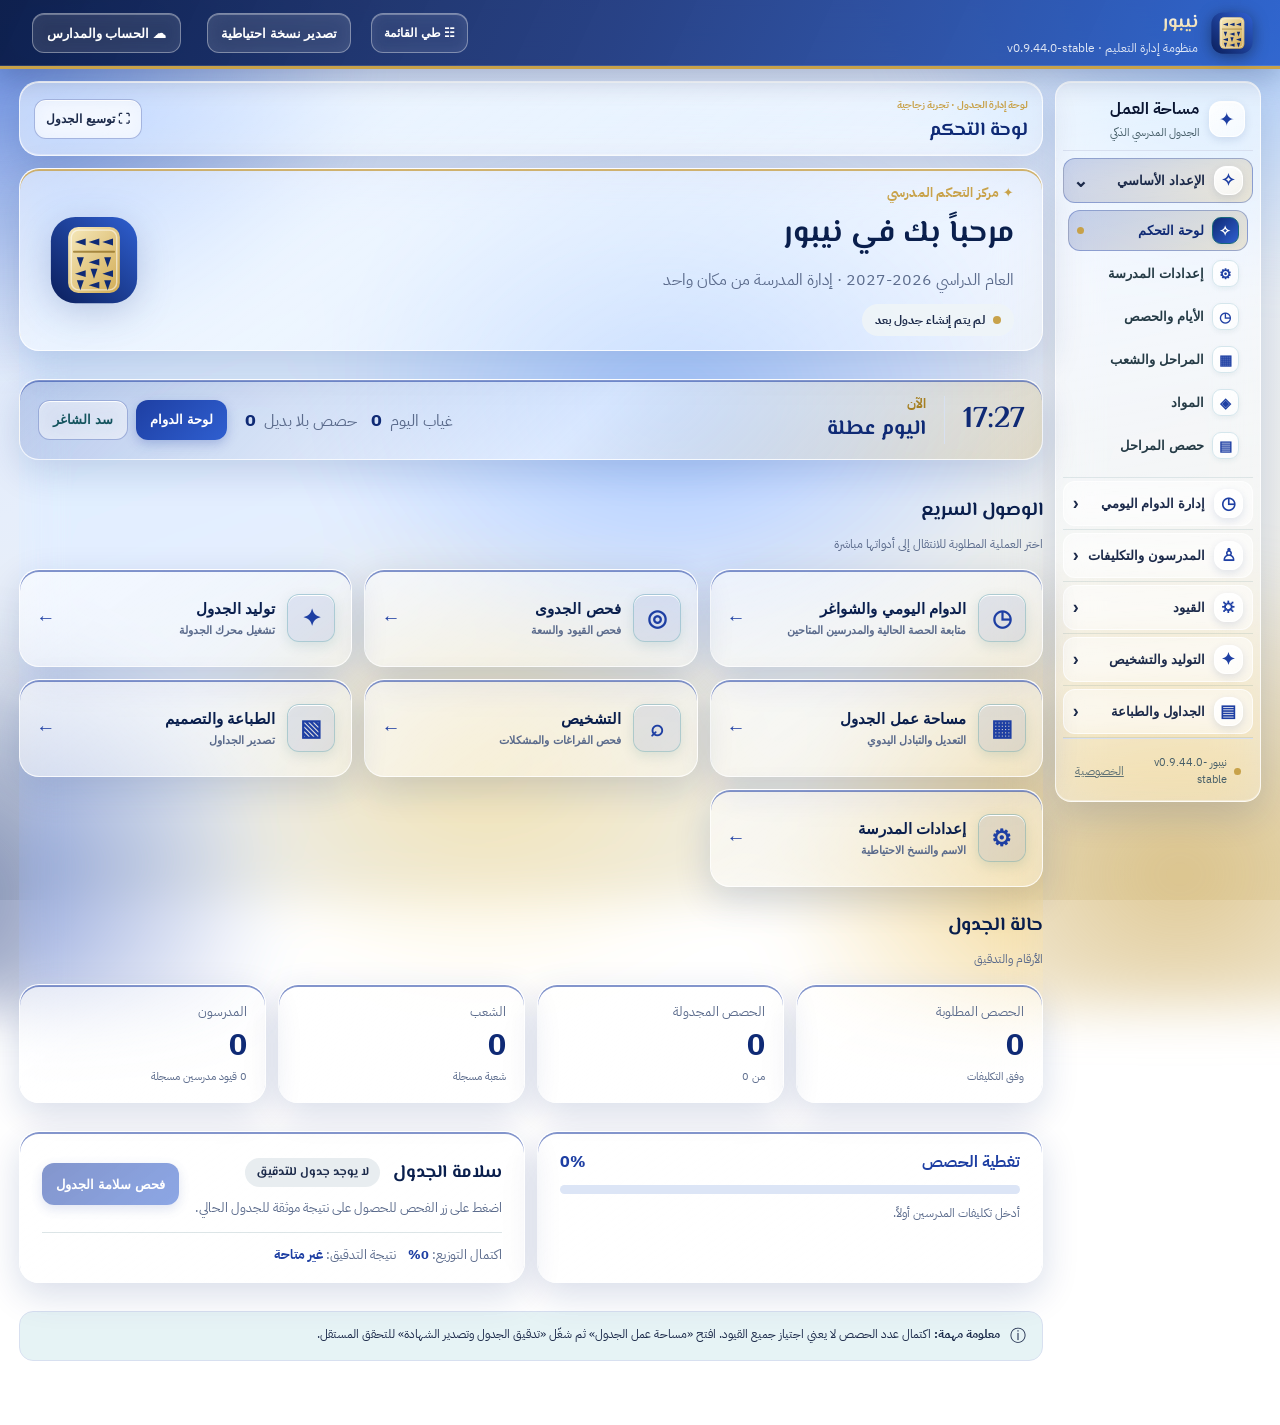
<file: index.html>
<!doctype html><html lang="ar" dir="rtl"><head><meta charset="utf-8"><meta name="viewport" content="width=device-width,initial-scale=1"><meta name="application-name" content="نيبور — منظومة إدارة التعليم"><meta name="theme-color" content="#0F2A75"><link rel="manifest" href="manifest.json"><link rel="apple-touch-icon" href="apple-touch-icon.png"><link rel="icon" type="image/png" href="icon-192.png"><meta name="apple-mobile-web-app-capable" content="yes"><meta name="mobile-web-app-capable" content="yes"><meta name="apple-mobile-web-app-title" content="نيبور"><meta name="apple-mobile-web-app-status-bar-style" content="black-translucent"><title>نيبور — منظومة إدارة التعليم v0.9.44.0-stable</title>

<link rel="stylesheet" href="fonts.css"><link rel="stylesheet" href="styles.css?v=09440"><link rel="stylesheet" href="theme.css?v=09440"><link rel="stylesheet" href="cloud.css?v=09440"><link rel="stylesheet" href="identity.css?v=09440"></head><body>
<header class="topbar"><button type="button" id="menuToggle" class="glass-icon menu-toggle" aria-label="فتح القائمة" aria-expanded="false"><span>☰</span></button><div class="brand"><svg class="logo" viewBox="0 0 48 48" fill="none" stroke="#fff" stroke-width="3.2" stroke-linecap="round" stroke-linejoin="round" aria-hidden="true"><path d="M9 38c0-9 8-6 12-12s-2-11 6-14 12 2 12 2"/><circle cx="9" cy="38" r="3.2" fill="#E8A23A" stroke="none"/><circle cx="39" cy="14" r="3.2" fill="#E8A23A" stroke="none"/></svg><div><h1>نيبور</h1><p id="releaseLabel">منظومة إدارة التعليم · v0.9.44.0-stable</p></div></div><button type="button" id="sidebarCompactToggle" class="sidebar-compact-toggle" aria-label="طي القائمة الجانبية" aria-pressed="false" title="طي القائمة">☷ القائمة</button><button id="exportBtn" title="تنزيل نسخة احتياطية">تصدير نسخة احتياطية</button></header>
<div class="app-shell"><aside class="glass-sidebar" id="sidebar" aria-label="القائمة الرئيسية"><div class="sidebar-head"><span class="glass-icon">✦</span><div><strong>مساحة العمل</strong><small>الجدول المدرسي الذكي</small></div></div><div id="sideNavigation"></div><div class="sidebar-foot"><span class="live-dot"></span><span id="sideVersion">نيبور v0.9.44.0-stable</span><a class="side-privacy" href="privacy.html" target="_blank" rel="noopener" style="margin-inline-start:auto;font-size:12px;opacity:.85;color:inherit">الخصوصية</a></div></aside><div id="sidebarBackdrop" class="sidebar-backdrop" hidden></div><main><div class="workspace-top"><div><span class="eyebrow">لوحة إدارة الجدول · تجربة زجاجية</span><h2 id="currentPage">التوليد والتشخيص</h2></div><label class="section-picker">القسم <select id="sectionSelector" aria-label="اختيار القسم"></select></label></div><nav id="steps" aria-label="صفحات القسم"></nav><section id="summary" class="panel"></section><section id="workspace" class="panel"></section></main></div>
<input id="importFile" type="file" accept=".json,application/json" class="masar-import-input" aria-label="اختيار نسخة احتياطية JSON"><script src="errorlog.js"></script><script src="storage.js?v=09440"></script><script src="pwa.js"></script></body></html>
</file>
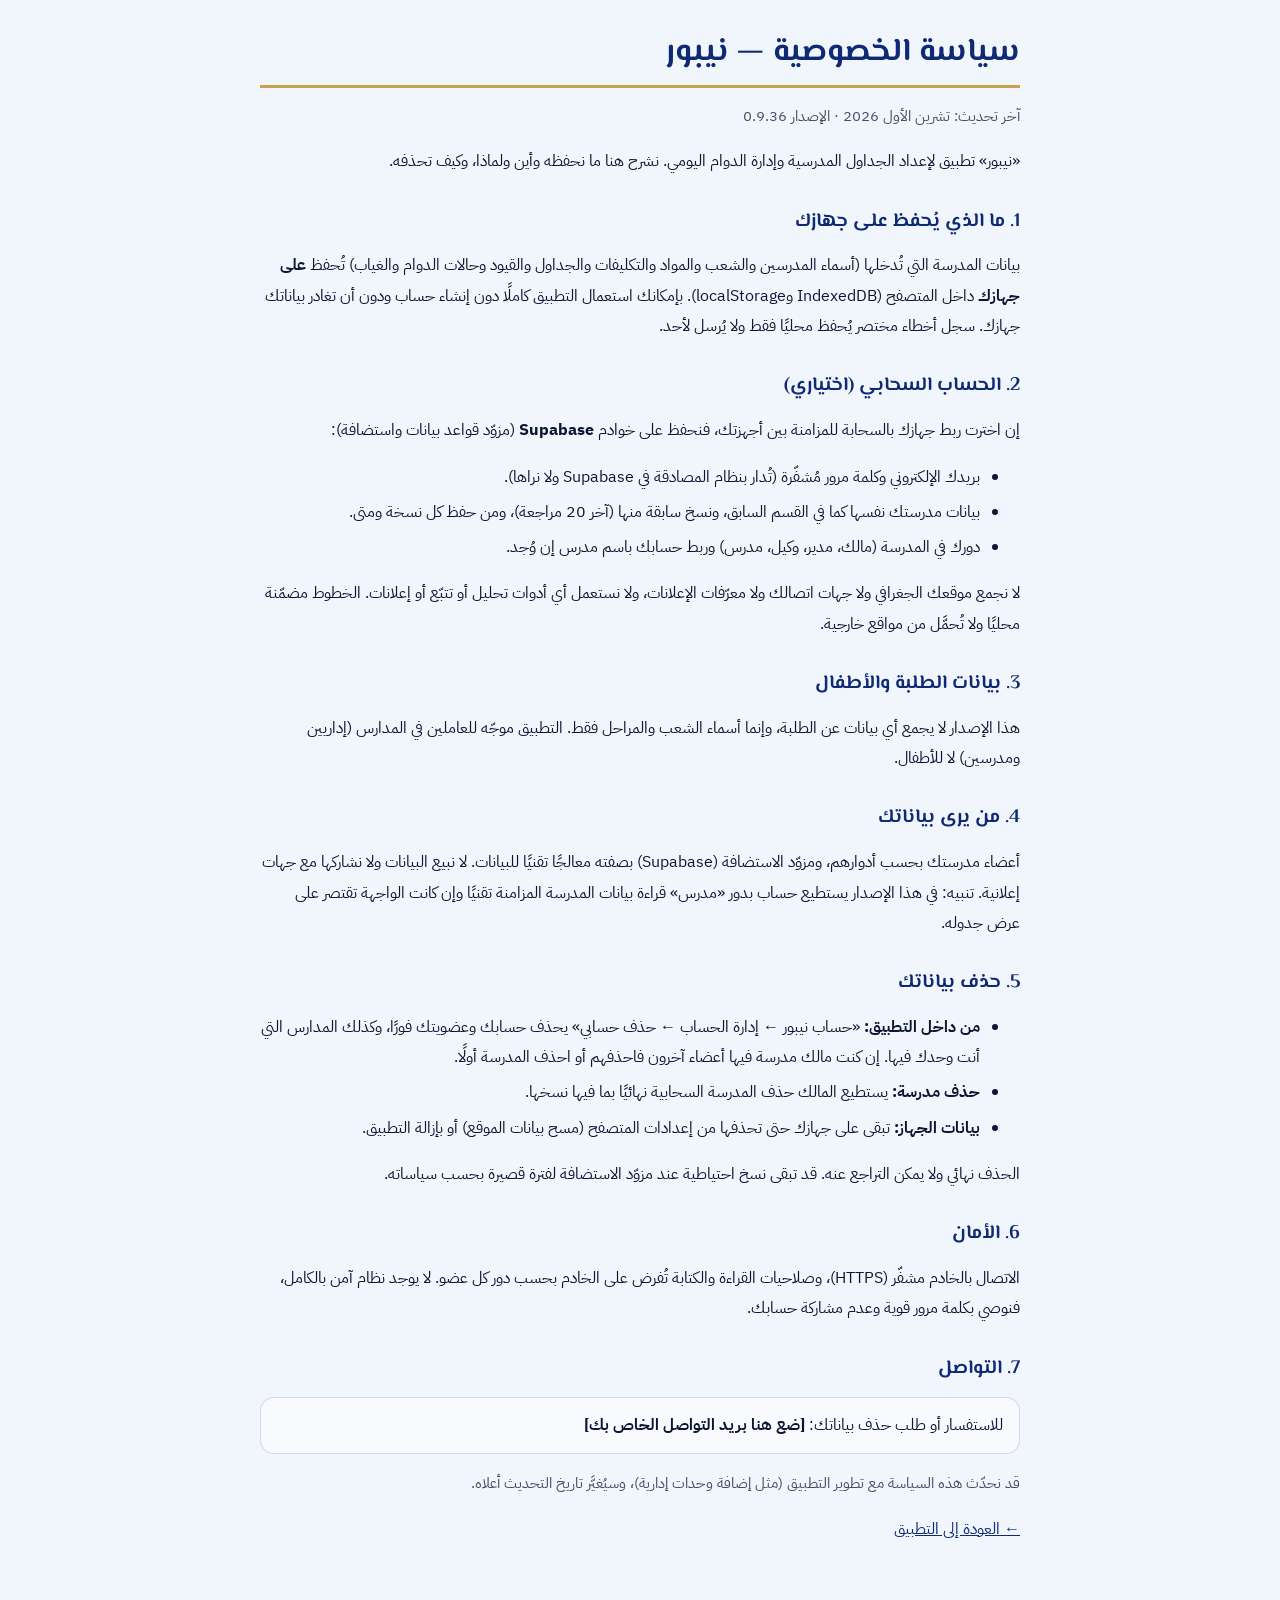
<file: privacy.html>
<!doctype html>
<html lang="ar" dir="rtl"><head><meta charset="utf-8"><meta name="viewport" content="width=device-width,initial-scale=1">
<title>سياسة الخصوصية — نيبور</title><meta name="theme-color" content="#0F2A75">
<link rel="stylesheet" href="fonts.css">
<style>
:root{--ink:#0B1633;--blue:#0F2A75;--gold:#C8A24A;--bg:#F1F5FC}
@media(prefers-color-scheme:dark){:root{--ink:#E8EEFB;--blue:#9DB6F5;--bg:#0B1226}}
body{margin:0;background:var(--bg);color:var(--ink);font:16px/1.9 "IBM Plex Sans Arabic",Tahoma,sans-serif}
main{max-width:760px;margin:0 auto;padding:24px 16px 56px}
h1,h2{font-family:"El Messiri","IBM Plex Sans Arabic",serif;color:var(--blue);line-height:1.4}
h1{margin:.2em 0;border-bottom:3px solid var(--gold);padding-bottom:.3em}h2{margin-top:1.6em;font-size:1.2em}
li{margin:.3em 0}.muted{opacity:.75;font-size:.92em}a{color:var(--blue)}
.card{background:rgba(255,255,255,.5);border:1px solid rgba(120,140,190,.3);border-radius:14px;padding:12px 16px}
</style></head><body><main>
<h1>سياسة الخصوصية — نيبور</h1>
<p class="muted">آخر تحديث: تشرين الأول 2026 · الإصدار 0.9.36</p>
<p>«نيبور» تطبيق لإعداد الجداول المدرسية وإدارة الدوام اليومي. نشرح هنا ما نحفظه وأين ولماذا، وكيف تحذفه.</p>

<h2>1. ما الذي يُحفظ على جهازك</h2>
<p>بيانات المدرسة التي تُدخلها (أسماء المدرسين والشعب والمواد والتكليفات والجداول والقيود وحالات الدوام والغياب) تُحفظ <b>على جهازك</b> داخل المتصفح (IndexedDB وlocalStorage). بإمكانك استعمال التطبيق كاملًا دون إنشاء حساب ودون أن تغادر بياناتك جهازك. سجل أخطاء مختصر يُحفظ محليًا فقط ولا يُرسل لأحد.</p>

<h2>2. الحساب السحابي (اختياري)</h2>
<p>إن اخترت ربط جهازك بالسحابة للمزامنة بين أجهزتك، فنحفظ على خوادم <b>Supabase</b> (مزوّد قواعد بيانات واستضافة):</p>
<ul>
<li>بريدك الإلكتروني وكلمة مرور مُشفّرة (تُدار بنظام المصادقة في Supabase ولا نراها).</li>
<li>بيانات مدرستك نفسها كما في القسم السابق، ونسخ سابقة منها (آخر 20 مراجعة)، ومن حفظ كل نسخة ومتى.</li>
<li>دورك في المدرسة (مالك، مدير، وكيل، مدرس) وربط حسابك باسم مدرس إن وُجد.</li>
</ul>
<p>لا نجمع موقعك الجغرافي ولا جهات اتصالك ولا معرّفات الإعلانات، ولا نستعمل أي أدوات تحليل أو تتبّع أو إعلانات. الخطوط مضمّنة محليًا ولا تُحمَّل من مواقع خارجية.</p>

<h2>3. بيانات الطلبة والأطفال</h2>
<p>هذا الإصدار لا يجمع أي بيانات عن الطلبة، وإنما أسماء الشعب والمراحل فقط. التطبيق موجّه للعاملين في المدارس (إداريين ومدرسين) لا للأطفال.</p>

<h2>4. من يرى بياناتك</h2>
<p>أعضاء مدرستك بحسب أدوارهم، ومزوّد الاستضافة (Supabase) بصفته معالجًا تقنيًا للبيانات. لا نبيع البيانات ولا نشاركها مع جهات إعلانية. تنبيه: في هذا الإصدار يستطيع حساب بدور «مدرس» قراءة بيانات المدرسة المزامنة تقنيًا وإن كانت الواجهة تقتصر على عرض جدوله.</p>

<h2>5. حذف بياناتك</h2>
<ul>
<li><b>من داخل التطبيق:</b> «حساب نيبور ← إدارة الحساب ← حذف حسابي» يحذف حسابك وعضويتك فورًا، وكذلك المدارس التي أنت وحدك فيها. إن كنت مالك مدرسة فيها أعضاء آخرون فاحذفهم أو احذف المدرسة أولًا.</li>
<li><b>حذف مدرسة:</b> يستطيع المالك حذف المدرسة السحابية نهائيًا بما فيها نسخها.</li>
<li><b>بيانات الجهاز:</b> تبقى على جهازك حتى تحذفها من إعدادات المتصفح (مسح بيانات الموقع) أو بإزالة التطبيق.</li>
</ul>
<p>الحذف نهائي ولا يمكن التراجع عنه. قد تبقى نسخ احتياطية عند مزوّد الاستضافة لفترة قصيرة بحسب سياساته.</p>

<h2>6. الأمان</h2>
<p>الاتصال بالخادم مشفّر (HTTPS)، وصلاحيات القراءة والكتابة تُفرض على الخادم بحسب دور كل عضو. لا يوجد نظام آمن بالكامل، فنوصي بكلمة مرور قوية وعدم مشاركة حسابك.</p>

<h2>7. التواصل</h2>
<p class="card">للاستفسار أو طلب حذف بياناتك: <b>[ضع هنا بريد التواصل الخاص بك]</b></p>
<p class="muted">قد نحدّث هذه السياسة مع تطوير التطبيق (مثل إضافة وحدات إدارية)، وسيُغيَّر تاريخ التحديث أعلاه.</p>
<p><a href="index.html">← العودة إلى التطبيق</a></p>
</main></body></html>
</file>
<file: fonts.css>
/* خطوط مسار — مضمّنة محلياً لتعمل دون إنترنت وفي الطباعة. El Messiri للعناوين، IBM Plex Sans Arabic للنصوص. */
@font-face{font-family:"El Messiri";font-style:normal;font-weight:500;font-display:swap;src:url(font-messiri-ar-500.woff2) format("woff2");unicode-range:U+0600-06FF,U+200C-200E,U+2010-2011,U+204F,U+2E41,U+FB50-FDFF,U+FE80-FEFC}
@font-face{font-family:"El Messiri";font-style:normal;font-weight:500;font-display:swap;src:url(font-messiri-la-500.woff2) format("woff2");unicode-range:U+0000-00FF,U+0131,U+0152-0153,U+02BB-02BC,U+02C6,U+02DA,U+02DC,U+2000-206F,U+20AC,U+2122,U+2191,U+2193,U+2212,U+2215,U+FEFF,U+FFFD}
@font-face{font-family:"El Messiri";font-style:normal;font-weight:700;font-display:swap;src:url(font-messiri-ar-700.woff2) format("woff2");unicode-range:U+0600-06FF,U+200C-200E,U+2010-2011,U+204F,U+2E41,U+FB50-FDFF,U+FE80-FEFC}
@font-face{font-family:"El Messiri";font-style:normal;font-weight:700;font-display:swap;src:url(font-messiri-la-700.woff2) format("woff2");unicode-range:U+0000-00FF,U+0131,U+0152-0153,U+02BB-02BC,U+02C6,U+02DA,U+02DC,U+2000-206F,U+20AC,U+2122,U+2191,U+2193,U+2212,U+2215,U+FEFF,U+FFFD}
@font-face{font-family:"IBM Plex Sans Arabic";font-style:normal;font-weight:400;font-display:swap;src:url(font-plex-ar-400.woff2) format("woff2");unicode-range:U+0600-06FF,U+200C-200E,U+2010-2011,U+204F,U+2E41,U+FB50-FDFF,U+FE80-FEFC}
@font-face{font-family:"IBM Plex Sans Arabic";font-style:normal;font-weight:400;font-display:swap;src:url(font-plex-la-400.woff2) format("woff2");unicode-range:U+0000-00FF,U+0131,U+0152-0153,U+02BB-02BC,U+02C6,U+02DA,U+02DC,U+2000-206F,U+20AC,U+2122,U+2191,U+2193,U+2212,U+2215,U+FEFF,U+FFFD}
@font-face{font-family:"IBM Plex Sans Arabic";font-style:normal;font-weight:500;font-display:swap;src:url(font-plex-ar-500.woff2) format("woff2");unicode-range:U+0600-06FF,U+200C-200E,U+2010-2011,U+204F,U+2E41,U+FB50-FDFF,U+FE80-FEFC}
@font-face{font-family:"IBM Plex Sans Arabic";font-style:normal;font-weight:500;font-display:swap;src:url(font-plex-la-500.woff2) format("woff2");unicode-range:U+0000-00FF,U+0131,U+0152-0153,U+02BB-02BC,U+02C6,U+02DA,U+02DC,U+2000-206F,U+20AC,U+2122,U+2191,U+2193,U+2212,U+2215,U+FEFF,U+FFFD}
@font-face{font-family:"IBM Plex Sans Arabic";font-style:normal;font-weight:700;font-display:swap;src:url(font-plex-ar-700.woff2) format("woff2");unicode-range:U+0600-06FF,U+200C-200E,U+2010-2011,U+204F,U+2E41,U+FB50-FDFF,U+FE80-FEFC}
@font-face{font-family:"IBM Plex Sans Arabic";font-style:normal;font-weight:700;font-display:swap;src:url(font-plex-la-700.woff2) format("woff2");unicode-range:U+0000-00FF,U+0131,U+0152-0153,U+02BB-02BC,U+02C6,U+02DA,U+02DC,U+2000-206F,U+20AC,U+2122,U+2191,U+2193,U+2212,U+2215,U+FEFF,U+FFFD}
</file>
<file: styles.css>
:root{--bg:#f4f7fb;--card:#fff;--ink:#172033;--muted:#667085;--line:#e4e9f1;--accent:#285b8f;--good:#267a4a;--warn:#a76500;--danger:#b42318}*{box-sizing:border-box}body{margin:0;font-family:Tahoma,Arial,sans-serif;background:var(--bg);color:var(--ink)}header{background:#173b63;color:#fff;padding:20px max(24px,5vw);display:flex;justify-content:space-between;align-items:center;gap:20px}h1{margin:0 0 6px;font-size:25px}header p{margin:0;opacity:.8}button{border:0;border-radius:9px;padding:10px 14px;cursor:pointer;background:var(--accent);color:#fff;font-weight:700}button.secondary{background:#eef3f8;color:#27445f}button.danger{background:#fff0ee;color:var(--danger)}button.warn{background:#fff4df;color:#8a5700}main{max-width:1400px;margin:auto;padding:24px}.panel{background:var(--card);border:1px solid var(--line);border-radius:14px;padding:20px;margin-bottom:18px;box-shadow:0 4px 18px #1720330a}#steps{display:flex;gap:8px;overflow:auto;margin-bottom:18px}.step{white-space:nowrap;background:#fff;color:#445;border:1px solid var(--line)}.step.active{background:var(--accent);color:#fff}.grid{display:grid;grid-template-columns:repeat(auto-fit,minmax(220px,1fr));gap:12px}.field label{display:block;font-size:13px;color:var(--muted);margin-bottom:6px}.field input,.field select,.field textarea{width:100%;border:1px solid #cfd7e3;border-radius:8px;padding:10px;background:#fff;font:inherit}.field textarea{min-height:120px;resize:vertical}.actions{display:flex;gap:8px;flex-wrap:wrap;margin-top:14px}.cards{display:grid;grid-template-columns:repeat(auto-fit,minmax(150px,1fr));gap:10px}.stat{border:1px solid var(--line);border-radius:10px;padding:13px}.stat b{display:block;font-size:23px;margin-top:5px}.progress{height:10px;background:#edf1f5;border-radius:10px;overflow:hidden}.progress i{display:block;height:100%;background:var(--good)}table{width:100%;border-collapse:collapse;margin-top:14px;table-layout:fixed}th,td{border-bottom:1px solid var(--line);padding:10px;text-align:right;vertical-align:top;overflow-wrap:anywhere}th{background:#f8fafc;color:#475467;font-size:13px}.empty{text-align:center;color:var(--muted);padding:30px}.tag{display:inline-block;border-radius:20px;padding:4px 8px;font-size:12px;background:#eef4fa}.notice{padding:11px 13px;border-radius:9px;background:#f0f7ff;color:#214d78;margin:10px 0}.error{background:#fff1f0;color:var(--danger)}.warning{background:#fff8e8;color:#8a5700}.stage-dot{width:10px;height:10px;border-radius:50%;display:inline-block;margin-left:5px}.availability{overflow:auto}.slot-grid{display:grid;grid-template-columns:130px repeat(var(--periods),minmax(72px,1fr));min-width:700px;border:1px solid var(--line);border-radius:10px;overflow:hidden}.slot-grid>div{padding:8px;border-left:1px solid var(--line);border-bottom:1px solid var(--line);text-align:center}.slot-head{font-weight:700;background:#f8fafc}.slot{cursor:pointer;user-select:none}.slot.available{background:#edf8f1;color:#21633e}.slot.unavailable{background:#fff0ee;color:#9d281f}.pref-grid{display:flex;gap:7px;flex-wrap:wrap;margin-top:8px}.pref{border:1px solid var(--line);background:#fff;color:#475467}.pref.preferred{background:#edf8f1;color:#21633e}.pref.avoid{background:#fff4df;color:#8a5700}.lock-card{border:1px solid var(--line);border-radius:10px;padding:12px;margin-top:10px}.muted{color:var(--muted);font-size:13px}@media(max-width:700px){header{align-items:flex-start;flex-direction:column}main{padding:12px}.panel{padding:14px}table{font-size:13px}}.feas-head{display:flex;align-items:center;gap:14px;border-radius:12px;padding:16px;margin:14px 0}.feas-head.ok{background:#edf8f1;color:#21633e}.feas-head.bad{background:#fff1f0;color:#8f2119}.feas-score{width:44px;height:44px;border-radius:50%;display:grid;place-items:center;background:#fff;font-size:25px;font-weight:800}.feas-head h3{margin:0 0 5px}.issue{display:flex;gap:12px;border:1px solid var(--line);border-radius:10px;padding:13px;margin:9px 0}.issue.red{border-right:4px solid var(--danger)}.issue.orange{border-right:4px solid var(--warn)}.issue.green{border-right:4px solid var(--good)}.issue-icon{font-size:20px}button:disabled{opacity:.5;cursor:not-allowed}.tt-wrap{overflow:auto;margin-top:16px;border:1px solid var(--line);border-radius:12px}.timetable{margin:0;min-width:1000px}.timetable th{position:relative}.timetable td,.timetable th{text-align:center;padding:7px}.lesson b{display:block;font-size:13px}.lesson small{display:block;margin-top:4px;font-size:11px;color:#475467}.tt-empty{color:#98a2b3}.generation-status{margin-top:14px;padding:12px;border-radius:9px;background:#edf8f1;color:#21633e}@media print{header,#steps,#summary,.actions,.notice{display:none!important}main,.panel{max-width:none;margin:0;padding:0;border:0;box-shadow:none}.tt-wrap{overflow:visible;border:0}.timetable{min-width:0;font-size:9px;-webkit-print-color-adjust:exact;print-color-adjust:exact}}
.edit-overlay{position:fixed;inset:0;background:rgba(15,23,42,.48);display:grid;place-items:center;z-index:999;padding:20px}.edit-card{background:#fff;width:min(520px,100%);border-radius:16px;padding:20px;box-shadow:0 20px 60px rgba(0,0,0,.22)}.edit-card h3{margin-top:0}.quality-grid{display:grid;grid-template-columns:repeat(4,1fr);gap:10px;margin:15px 0}.quality-grid>div{background:#f8fafc;border:1px solid var(--line);border-radius:12px;padding:12px;text-align:center}.quality-grid b{display:block;font-size:22px;color:#163a5f}.quality-grid span{display:block;font-size:12px;color:#667085;margin-top:4px}@media(max-width:700px){.quality-grid{grid-template-columns:repeat(2,1fr)}}

/* v0.5.1 editing visibility + iPad/mobile */
.edit-visible{display:inline-flex!important;align-items:center;justify-content:center;gap:5px;white-space:nowrap;min-width:82px}
.edit-head{display:flex;align-items:center;justify-content:space-between;gap:12px;border-bottom:1px solid var(--line);padding-bottom:10px;margin-bottom:14px}
.edit-head h3{margin:0}
.icon-close{background:transparent!important;color:#475467!important;border:0!important;font-size:28px!important;min-width:42px!important;padding:2px 8px!important}
.edit-card textarea{min-height:90px}
@media(max-width:900px){
  #workspace{overflow-x:visible}
  #workspace table{display:block;width:100%;overflow-x:auto;-webkit-overflow-scrolling:touch}
  #workspace th,#workspace td{white-space:nowrap}
  #workspace td:last-child,#workspace th:last-child{position:sticky;left:0;background:#fff;z-index:2;box-shadow:3px 0 7px rgba(15,23,42,.08);min-width:175px}
}
@media(max-width:600px){
  .edit-card{max-height:90vh;overflow:auto}
  #workspace td:last-child,#workspace th:last-child{min-width:165px}
}

.workspace-toolbar{display:flex;gap:12px;align-items:end;flex-wrap:wrap;margin:12px 0}.workspace-toolbar .field{min-width:190px;margin:0}.problems-btn{margin-inline-start:auto;background:#edf8f1!important;color:#21633e!important}.problems-btn.has-warning{background:#fff6e6!important;color:#8a5300!important}.problems-btn.has-error{background:#fff0ef!important;color:#9b1c1c!important}.focused{min-width:760px}.interactive{cursor:pointer;position:relative}.interactive:hover{box-shadow:inset 0 0 0 2px #527aa3}.lock-mark{position:absolute;top:3px;left:4px;font-size:11px}.move-check{padding:10px 12px;border-radius:9px;margin:10px 0}.move-check.green{background:#edf8f1;color:#21633e}.move-check.orange{background:#fff6e6;color:#8a5300}.move-check.red{background:#fff0ef;color:#9b1c1c}.tt-off{background:#f2f4f7;color:#98a2b3}@media(max-width:700px){.workspace-toolbar>*{width:100%}.problems-btn{margin-inline-start:0}}

.pick-list{max-height:260px;overflow:auto;border:1px solid #d8e0e8;border-radius:12px;padding:12px;display:grid;gap:8px}.pick-list label{display:block;padding:7px;border-radius:7px;background:#f6f8fb}.pick-list label[hidden]{display:none}.load-matrix input{width:72px;text-align:center}.print-preview{overflow:auto;margin-top:16px;padding:14px;border:1px solid #d7e0e8;background:white}.print-heading{text-align:center;padding:12px}.print-heading h1{margin:0}.print-heading h2{margin:6px}.print-meta{display:flex;justify-content:space-between}.print-footer{white-space:pre-wrap;border-top:2px solid #aebac8;margin-top:18px;padding:12px}.no-colors .lesson{background:#fff!important}

/* v0.8 teacher-centered assignment workspace */
.assignment-stats{display:grid;grid-template-columns:repeat(4,minmax(0,1fr));gap:10px;margin:16px 0}.assignment-stats>div{background:#f1f5f9;border:1px solid #dae3ee;border-radius:12px;padding:13px;font-size:13px}.assignment-stats b{display:block;font-size:23px;margin-top:5px}.assignment-layout{display:grid;grid-template-columns:minmax(230px,290px) minmax(0,1fr);gap:18px;align-items:start}.teacher-index{border:1px solid #dfe6ee;background:#f9fbfd;border-radius:14px;padding:14px}.teacher-list{max-height:560px;overflow:auto;display:grid;gap:7px}.teacher-row{width:100%;display:block;text-align:right;background:white!important;color:#20344d!important;border:1px solid #dbe4ed!important;border-radius:10px;padding:11px;cursor:pointer}.teacher-row.chosen{background:#e9f1fb!important;border-color:#35659a!important}.teacher-row strong,.teacher-row small{display:block}.teacher-row small{font-size:12px;margin-top:5px;color:#62758a}.assignment-editor{min-width:0}.assignment-form{border:1px solid #dfe6ee;border-radius:14px;padding:16px;margin:14px 0}.selected-teacher{padding:14px;border-radius:12px;background:#edf3fa}.selected-teacher h3{margin:0 0 5px}.selected-teacher span,.hint{color:#61748b;font-size:13px}.draft-list{margin-top:12px}.lesson{min-width:85px;vertical-align:middle}.lesson b{font-weight:800;display:block;font-size:12px}.lesson small{display:block;font-size:10px;line-height:1.35;margin-top:3px}.tt-wrap{overflow-x:auto;-webkit-overflow-scrolling:touch}button,input,select{min-height:40px}@media(max-width:850px){.assignment-layout{grid-template-columns:1fr}.teacher-list{max-height:250px}.assignment-stats{grid-template-columns:repeat(2,minmax(0,1fr))}}@media(max-width:500px){.assignment-stats{gap:6px}.assignment-form,.teacher-index{padding:10px}.assignment-stats>div{padding:9px}.assignment-stats b{font-size:19px}}

.generation-report{margin:12px 0;padding:16px;border:1px solid #aac4d8;background:#eff7ff;border-radius:12px;line-height:1.9}#stopGenerate[hidden]{display:none!important}

/* v0.8.4 timetable presentation */
.timetable{border-collapse:separate;border-spacing:2px;min-width:900px;table-layout:fixed}
.timetable th{background:#e9f0f7;color:#243e5b;font-weight:800;padding:11px 6px;position:sticky;top:0;z-index:1}
.timetable td{vertical-align:middle;min-height:48px;text-align:center;padding:6px 4px}
.timetable td.lesson{border:1px solid rgba(33,54,80,.12);border-radius:7px;line-height:1.25;min-width:84px}
.timetable td.lesson b{display:block;font-size:12px;font-weight:800;overflow-wrap:anywhere}
.timetable td.lesson small{display:block;margin-top:4px;font-size:10px;color:#45556c;overflow-wrap:anywhere}
.tt-wrap{max-width:100%;overflow:auto}
.gap-diagnostic{display:flex;align-items:center;justify-content:space-between;gap:15px;padding:14px;border:1px solid #dce4ed;border-radius:12px;margin:9px 0;background:#fff}
.gap-diagnostic .muted{margin-top:6px;line-height:1.8}
@media(max-width:700px){.gap-diagnostic{flex-direction:column;align-items:stretch}.gap-diagnostic button{width:100%}}
@media print{.timetable{min-width:0;border-spacing:0}.timetable th{position:static}.timetable td.lesson{border-radius:0}}
/* v0.9: day identity + stage identity, preserved on print */
.day-row.day-d0>th,.day-label.day-d0{background:#dceafa!important;color:#244c7b!important}
.day-row.day-d1>th,.day-label.day-d1{background:#e0f1e5!important;color:#245f3d!important}
.day-row.day-d2>th,.day-label.day-d2{background:#fff0d9!important;color:#82541e!important}
.day-row.day-d3>th,.day-label.day-d3{background:#eee5fa!important;color:#5d3980!important}
.day-row.day-d4>th,.day-label.day-d4{background:#fbe5eb!important;color:#8b3b54!important}
.day-row.day-d5>th,.day-label.day-d5{background:#e1f2f2!important;color:#2c6060!important}
.day-row.day-d6>th,.day-label.day-d6{background:#f2ebdf!important;color:#745a31!important}
.stage-period-input{min-width:48px!important;width:58px!important;padding:6px!important;text-align:center}
@media print{.day-row>th,.day-label,.lesson{-webkit-print-color-adjust:exact!important;print-color-adjust:exact!important}}

/* v0.9.6.3 — compact academic timetable, merged vertical days */
.compact-timetable{direction:rtl;table-layout:auto;border-collapse:collapse;border-spacing:0;min-width:0;width:max-content;max-width:none;margin:0;font-size:12px}
.compact-timetable th,.compact-timetable td{border:1px solid #c4d0dd;text-align:center;vertical-align:middle;padding:4px 5px;line-height:1.25;overflow-wrap:break-word;word-break:normal}
.compact-timetable thead th{background:#e8eef5;color:#234461;font-weight:800;position:static;white-space:normal}
.compact-timetable .day-label{width:34px;min-width:34px;max-width:34px;padding:0!important;vertical-align:middle}
.compact-timetable .vertical-day{display:block;writing-mode:vertical-rl;transform:rotate(180deg);font-weight:900;font-size:15px;letter-spacing:.4px;white-space:nowrap;margin:auto}
.compact-timetable .period-number{width:32px;min-width:32px;max-width:32px;padding:2px!important;font-weight:800}
.compact-timetable td.lesson{min-width:94px;max-width:170px;border-radius:0;padding:5px 6px;white-space:normal}
.compact-timetable td.lesson b{font-size:12px;line-height:1.3;overflow-wrap:break-word}
.compact-timetable td.lesson small{font-size:10px;line-height:1.3;overflow-wrap:break-word}
.compact-timetable .day-row:nth-child(even) td:not(.lesson){background:#f6f9fc}
.print-preview .compact-timetable{width:100%;table-layout:auto}
.print-preview .compact-timetable td.lesson{min-width:0}
@media print{.compact-timetable{width:100%;table-layout:auto}.compact-timetable td.lesson{min-width:0;max-width:none}.compact-timetable .day-label{width:28px;min-width:28px;max-width:28px}}

/* v0.9.6.4: visible print preview matches actual merged-day print layout */
.print-preview .compact-timetable{table-layout:fixed!important;width:100%!important;min-width:0!important}
.print-preview .compact-timetable col.day-col{width:31px!important}
.print-preview .compact-timetable col.period-col{width:29px!important}
.print-preview .compact-timetable th.day-label{width:31px!important;min-width:31px!important;max-width:31px!important;padding:0!important;vertical-align:middle!important}
.print-preview .compact-timetable th.day-label .vertical-day{display:inline-block!important;writing-mode:vertical-rl!important;-webkit-writing-mode:vertical-rl!important;transform:rotate(180deg)!important;font-weight:900!important;font-size:15px!important;white-space:nowrap!important}
.print-preview .compact-timetable th.period-number{width:29px!important;min-width:29px!important;max-width:29px!important;padding:1px!important}
.print-preview .compact-timetable td.lesson{min-width:0!important;max-width:none!important;padding:3px!important}
.print-preview .compact-timetable td.lesson b{font-size:11px!important}
.print-preview .compact-timetable td.lesson small{font-size:9px!important}

/* v0.9.6.5: compact stage preview without stretched subject columns */
.print-preview .compact-timetable{width:max-content!important;max-width:100%!important;table-layout:fixed!important}
.print-preview .compact-timetable col.day-col{width:26px!important}
.print-preview .compact-timetable col.period-col{width:24px!important}
.print-preview .compact-timetable col.subject-col{width:110px!important}
.print-preview .compact-timetable th.day-label{width:26px!important;min-width:26px!important;max-width:26px!important}
.print-preview .compact-timetable th.period-number{width:24px!important;min-width:24px!important;max-width:24px!important}
.print-preview .compact-timetable th.vertical-heading{width:26px!important;padding:0!important;height:54px!important}
.print-preview .compact-timetable th.vertical-heading span{display:inline-block!important;writing-mode:vertical-rl!important;transform:rotate(180deg)!important;font-weight:900!important;white-space:nowrap!important}
.print-preview .compact-timetable td.lesson{max-width:110px!important;padding:1px 2px!important}
.print-preview .compact-timetable td.lesson b{font-size:9px!important;line-height:1.1!important}
.print-preview .compact-timetable td.lesson small{font-size:8px!important;line-height:1.1!important;margin:0!important}

/* v0.9.6.6: fixed, content-derived column widths; never stretch to page */
.print-preview .compact-timetable{width:var(--compact-width)!important;min-width:0!important;max-width:none!important;table-layout:fixed!important;margin-inline:auto!important}
.print-preview .compact-timetable col.subject-col{width:auto!important}
.print-preview .compact-timetable td.lesson{max-width:none!important}
.print-preview .tt-wrap{overflow-x:auto!important}
@media print{.compact-timetable{width:var(--compact-width)!important;max-width:none!important;table-layout:fixed!important;margin-inline:auto!important}.compact-timetable col.subject-col{width:auto!important}}

/* Assignment audit v0.9.7.2 */
.audit-heading{display:flex;align-items:center;justify-content:space-between;gap:12px;flex-wrap:wrap}.audit-heading p{color:#62748a;margin:4px 0 12px}.audit-filters{display:grid;grid-template-columns:repeat(4,minmax(145px,1fr));gap:12px;margin:16px 0}.audit-cards{display:grid;grid-template-columns:repeat(5,minmax(100px,1fr));gap:10px;margin:12px 0 20px}.audit-cards>div{background:#f2f6fb;border:1px solid #dce5ef;border-radius:12px;padding:12px;color:#475569}.audit-cards b{display:block;font-size:23px;color:#16304d;margin-top:4px}.audit-cards .audit-warn{background:#fff5e9;border-color:#f1d4ad}.audit-cards .audit-warn b{color:#a75017}.audit-screen h3{margin-top:22px}.audit-pill{display:inline-block;border-radius:99px;padding:4px 9px;white-space:nowrap;background:#eaf6ef;color:#17653a;font-weight:700}.audit-pill.missing,.audit-pill.duplicate{background:#fff0df;color:#99500b}.audit-pill.extra,.audit-pill.unplanned{background:#fff0f0;color:#a02c2c}.audit-table td{vertical-align:middle}.audit-table button{white-space:nowrap}@media(max-width:750px){.audit-filters{grid-template-columns:repeat(2,minmax(0,1fr))}.audit-cards{grid-template-columns:repeat(2,minmax(0,1fr))}}@media print{body:has(.audit-screen) header,body:has(.audit-screen) nav,body:has(.audit-screen) #summary,body:has(.audit-screen) .audit-heading .actions,body:has(.audit-screen) .audit-filters,body:has(.audit-screen) .audit-table button,body:has(.audit-screen) .audit-teacher{display:none!important}body:has(.audit-screen) #workspace{display:block!important;width:100%!important;box-shadow:none!important}.audit-screen{font-size:10px}.audit-screen .tt-wrap{overflow:visible!important}.audit-screen table{width:100%;font-size:9px}.audit-screen tr{break-inside:avoid}}

/* v0.9.8.1 design configuration */
.design-options{border:1px solid #d9e2ec;background:#f8fafc;border-radius:14px;padding:16px;margin:12px 0 18px}.design-options h3{color:#173451;margin-top:0;border-bottom:2px solid #c4a468;padding-bottom:10px}.design-toggles{display:flex;gap:16px;flex-wrap:wrap;margin:14px 0}.design-toggles label{display:flex;align-items:center;gap:6px}.logo-preview{width:92px;height:92px;object-fit:contain;border:1px solid #d3dce7;background:white;border-radius:10px;padding:5px;margin:8px 0}#prLogoPreview{min-height:40px;color:#667085}.print-preview .formal-head{display:grid;grid-template-columns:1fr 2fr 1fr;gap:10px;align-items:center;border-bottom:2px solid #c4a468;margin-bottom:8px;padding:10px}.print-preview .formal-side{font-size:11px;line-height:1.6}.print-preview .formal-side:last-child{text-align:left}.print-preview .formal-center{text-align:center}.print-preview .formal-center h1{font-size:18px;margin:0}.print-preview .formal-center h2{font-size:14px;margin:3px}.print-preview .formal-center h3{font-size:12px;margin:2px}.print-preview .school-logo{width:50px;height:50px;object-fit:contain;display:block;margin:0 auto 4px}.print-preview .print-signatures{display:grid;grid-template-columns:repeat(3,1fr);gap:12px;text-align:center}.print-preview .print-signatures span{display:block;margin-top:12px}.print-preview .hide-teachers td.lesson small{display:none!important}.print-preview .density-medium td{padding:4px!important}.print-preview .density-wide td{padding:7px!important}

/* v0.9.8.2 unified print preview; old preview width overrides are intentionally bypassed */
.unified-preview{margin-top:20px;border:1px solid #d8e0e8;background:#edf1f5;border-radius:14px;padding:12px}
.unified-preview iframe{display:block;width:100%;height:720px;border:1px solid #cbd5df;background:#fff;border-radius:8px}
@media(max-width:800px){.unified-preview{padding:5px}.unified-preview iframe{height:560px}}

/* v0.9.8.3: shared full-width stage timetable, overrides historical fixed widths */
.print-preview .tt-wrap{width:100%!important;max-width:100%!important;overflow-x:auto!important}
.print-preview table.compact-timetable{width:100%!important;max-width:100%!important;min-width:0!important;table-layout:fixed!important;margin:3px 0!important}
.print-preview table.compact-timetable col.day-col{width:28px!important}
.print-preview table.compact-timetable col.period-col{width:28px!important}
.print-preview table.compact-timetable col.subject-col{width:auto!important}
.print-preview table.compact-timetable td.lesson{max-width:none!important}
@media print{.print-preview table.compact-timetable,table.compact-timetable{width:100%!important;max-width:100%!important;min-width:0!important;table-layout:fixed!important;margin:3px 0!important}.print-preview .tt-wrap{overflow:visible!important}}

/* v0.9.8.5 application chrome: navy and muted gold */
:root{--accent:#102C50;--ink:#102C50;--bg:#F6F5F1;--line:#DCE2E8}
body>header{background:#102C50!important;border-bottom:4px solid #C8A65A!important}
button:not(.danger):not(.secondary):not(.warn){background:#102C50}
.step.active{background:#102C50!important;border-bottom:2px solid #C8A65A!important}
.design-options h3{color:#102C50!important;border-bottom-color:#C8A65A!important}

/* Masar compact workspace v0.9.14.5 */
:root{--accent:#193b59;--bg:#f5f7f6;--line:#e3e9e7;--good:#397e77}
body{background:var(--bg);font-family:Tajawal,Tahoma,Arial,sans-serif}
header{background:#19314e;padding:12px max(16px,3vw);min-height:70px}
header h1{font-size:19px;margin:0 0 3px}header p{font-size:12px}
header .logo{width:37px;height:37px}header button{background:#ffffff1c;border:1px solid #ffffff50;padding:9px 13px}
main{max-width:1500px;padding:15px 22px}
.workspace-top{display:flex;justify-content:space-between;align-items:center;gap:12px;margin:4px 0 12px}
.workspace-top h2{font-size:21px;margin:3px 0 0}.eyebrow{font-size:12px;color:#62717b}
.section-picker{font-size:12px;color:#53636c;display:flex;align-items:center;gap:10px}
.section-picker select{min-width:215px;background:#fff;border:1px solid var(--line);border-radius:9px;padding:10px;color:#19314e;font:inherit;font-size:15px}
#steps{flex-wrap:wrap;overflow:visible;gap:6px;margin-bottom:12px}
.step{padding:8px 12px;font-size:13px;border-radius:9px}.step.active{background:#193b59}
.panel{border-radius:12px;padding:16px;margin-bottom:12px;box-shadow:0 2px 10px #17203307}
#summary{padding:10px 12px}.cards{grid-template-columns:repeat(6,minmax(0,1fr));gap:7px}
.stat{padding:9px 11px;font-size:12px;background:#fbfcfc}.stat b{font-size:21px;margin-top:2px}
#summary .progress{height:5px;margin-top:7px!important}
button{transition:background .15s,transform .15s}button:focus-visible,select:focus-visible,input:focus-visible{outline:3px solid #b5d6d0;outline-offset:2px}
@media(max-width:900px){.cards{grid-template-columns:repeat(3,minmax(0,1fr))}main{padding:12px}.workspace-top{align-items:flex-start}.section-picker select{min-width:160px}}
@media(max-width:540px){header{flex-direction:row;align-items:center;flex-wrap:wrap}header button{font-size:12px}.workspace-top{flex-direction:column;align-items:stretch}.section-picker{justify-content:space-between}.section-picker select{flex:1;min-width:0}.cards{grid-template-columns:repeat(3,minmax(0,1fr))}.stat{font-size:11px}.stat b{font-size:19px}.step{font-size:12px;padding:8px 10px}}
@media print{.workspace-top{display:none!important}}

/* v0.9.14.6: compact assignment matrix */
.matrix-head{display:flex;justify-content:space-between;align-items:center;gap:12px;flex-wrap:wrap}.matrix-head h2{margin-bottom:4px}.matrix-kpis{display:grid;grid-template-columns:repeat(4,minmax(0,1fr));gap:9px;margin:14px 0}.matrix-kpis>div{padding:12px;border:1px solid #dce5ec;border-radius:10px;background:#f7fafc;font-size:12px}.matrix-kpis b{display:block;font-size:22px;color:#19314e}.matrix-scroll{max-height:68vh}.matrix-table{border-collapse:separate;border-spacing:0;min-width:max-content;font-size:12px}.matrix-table th,.matrix-table td{border:1px solid #e1e8ef;padding:9px;text-align:center;min-width:65px}.matrix-table thead th{position:sticky;top:0;z-index:2;background:#e9f0f6}.matrix-table th:first-child{position:sticky;right:0;z-index:3;background:#f4f7fa;min-width:150px;text-align:right}.matrix-table thead th:first-child{z-index:4}.matrix-table th small{display:block;font-size:10px;color:#627487}.matrix-set{background:#eaf4f1;font-weight:700}.matrix-alert{background:#fff0ed!important;color:#9b2525;font-weight:800}.matrix-mark{display:inline-block;margin-inline-start:3px}.matrix-total td,.matrix-total th{background:#e9f0f6;font-weight:800}@media(max-width:650px){.matrix-kpis{grid-template-columns:repeat(2,1fr)}.matrix-head .actions{width:100%}}

/* v0.9.14.7 — Masar Glass Workspace: self-contained, no third-party UI dependencies */
:root{--bg:#eff4f8;--card:rgba(255,255,255,.82);--ink:#18304a;--muted:#60768a;--line:#dbe5ef;--accent:#246a85;--good:#248273;--glass-stroke:rgba(255,255,255,.75)}
body{font-family:'Tajawal',Tahoma,Arial,sans-serif;background:radial-gradient(ellipse at 90% 0%,#d7e8f3 0%,transparent 43%),radial-gradient(ellipse at 4% 90%,#e3eee9 0%,transparent 40%),#f0f5f9;min-height:100vh}
.topbar{position:sticky;top:0;z-index:40;background:rgba(22,48,72,.94);backdrop-filter:blur(18px);-webkit-backdrop-filter:blur(18px);padding:12px clamp(16px,3vw,38px);box-shadow:0 5px 24px #19314e1c}
.topbar .brand{display:flex;align-items:center;gap:12px}.topbar .brand h1{font-size:20px}.topbar .brand p{font-size:12px}.topbar .logo{width:40px;height:40px}.topbar #exportBtn{background:rgba(255,255,255,.13);border:1px solid #ffffff55;backdrop-filter:blur(10px);font-size:13px}
.app-shell{display:grid;grid-template-columns:248px minmax(0,1fr);gap:20px;max-width:1720px;margin:0 auto;padding:20px clamp(12px,2vw,30px);align-items:start}
.app-shell main{min-width:0;max-width:none;margin:0;padding:0}
.glass-sidebar{position:sticky;top:88px;max-height:calc(100vh - 104px);overflow-y:auto;padding:15px 10px;border:1px solid var(--glass-stroke);border-radius:22px;background:rgba(255,255,255,.67);box-shadow:0 15px 45px #264b6717;backdrop-filter:blur(22px);-webkit-backdrop-filter:blur(22px);scrollbar-width:thin}
.sidebar-head{display:flex;align-items:center;gap:10px;padding:9px 10px 14px;border-bottom:1px solid var(--line);margin-bottom:10px}.sidebar-head strong,.sidebar-head small{display:block}.sidebar-head small{font-size:11px;color:var(--muted);margin-top:3px}
.glass-icon{display:inline-flex;align-items:center;justify-content:center;width:36px;height:36px;flex-shrink:0;border-radius:12px;background:linear-gradient(145deg,rgba(255,255,255,.98),rgba(199,224,235,.58));border:1px solid rgba(255,255,255,.94);box-shadow:inset 0 1px 2px #fff,0 4px 11px #345b7b22;color:#28647e;font-size:19px;font-weight:800}
.side-group{padding:5px 0 10px}.side-group-title{padding:10px 13px 6px;color:#758b9b;font-size:11px;font-weight:800}.side-link{display:flex;align-items:center;gap:10px;width:100%;padding:6px 9px;border-radius:13px;text-align:right;color:#3b566b;background:transparent;font-size:13px;font-weight:600;margin:2px 0;transition:background .18s,transform .18s}.side-link:hover{background:#e7f2f7;transform:translateX(-2px)}.side-link.selected{background:linear-gradient(100deg,#d7edf0,#e8f1f9);color:#12536b;box-shadow:inset 0 0 0 1px #c3dfe9}.side-icon{width:31px;height:31px;border-radius:10px;font-size:17px}.side-link.selected .side-icon{background:linear-gradient(135deg,#328ca1,#1d5676);color:white}.side-active-dot{margin-right:auto;width:7px;height:7px;border-radius:50%;background:#278d87}.sidebar-foot{border-top:1px solid var(--line);padding:15px 12px 3px;color:#71879a;font-size:11px;display:flex;align-items:center;gap:7px}.live-dot{width:7px;height:7px;border-radius:50%;background:#39a589}
.panel{background:rgba(255,255,255,.8);border:1px solid rgba(255,255,255,.95);box-shadow:0 9px 30px #20456512;backdrop-filter:blur(12px);-webkit-backdrop-filter:blur(12px);border-radius:20px}.workspace-top{background:rgba(255,255,255,.52);border:1px solid #ffffffbd;border-radius:18px;padding:15px 19px;margin-bottom:12px}.workspace-top h2{font-size:22px;margin:4px 0}.eyebrow{color:#608196;font-size:12px}.section-picker{font-size:12px}
#steps{padding:4px 0 10px}#steps .step{border:1px solid #fff;background:#ffffffac;border-radius:12px;box-shadow:0 3px 12px #173b6310}#steps .step.active{background:linear-gradient(120deg,#1e627d,#328b96);color:#fff}
.stat{background:linear-gradient(145deg,#fff,#f1f8fa);border:1px solid #e0ebf1;border-radius:15px;box-shadow:0 5px 15px #315e7610}.stat b{color:#1e5b76}button:not(.side-link):not(.step):not(.glass-icon){transition:filter .15s,transform .15s}button:not(.side-link):not(.step):hover{filter:brightness(1.04)}.menu-toggle{display:none;color:#e6faff;background:#ffffff1e;border:1px solid #ffffff55;cursor:pointer}
input:focus-visible,select:focus-visible,textarea:focus-visible,button:focus-visible{outline:3px solid #6db2c6;outline-offset:2px}
@media(max-width:1080px){.app-shell{grid-template-columns:208px minmax(0,1fr);gap:12px}.glass-sidebar{padding:10px 6px}.side-link{font-size:12px;gap:7px}}
@media(max-width:780px){.app-shell{display:block;padding:12px}.menu-toggle{display:inline-flex}.glass-sidebar{position:fixed;top:72px;right:10px;bottom:12px;width:min(310px,86vw);max-height:none;z-index:60;transform:translateX(calc(100% + 30px));transition:transform .2s ease;box-shadow:0 20px 60px #102a4560}.sidebar-open .glass-sidebar{transform:translateX(0)}.sidebar-backdrop:not([hidden]){display:block;position:fixed;inset:0;background:#122a4066;z-index:55}.topbar{gap:10px}.topbar .brand h1{font-size:16px}.topbar #exportBtn{font-size:11px;padding:9px}.workspace-top{padding:12px}.workspace-top h2{font-size:19px}}
@media(prefers-reduced-motion:reduce){.side-link,.glass-sidebar,button{transition:none!important}}
@media print{.glass-sidebar,.sidebar-backdrop,.menu-toggle,.topbar{display:none!important}.app-shell{display:block;padding:0}.panel{background:white;box-shadow:none;backdrop-filter:none}}

/* v0.9.14.8 — readable compact glass UI; screen only so print layout remains untouched */
@media screen {
:root{--accent:#165b70;--ink:#183449;--muted:#647b8c}
.topbar{padding:9px clamp(12px,2vw,28px)!important;min-height:64px}
.topbar .brand h1{font-size:18px!important}.topbar .logo{width:34px!important;height:34px!important}
.sidebar-compact-toggle{background:#ffffff18!important;border:1px solid #ffffff66!important;color:#fff!important;padding:8px 12px!important;font-size:12px!important;margin-inline-start:auto}
.app-shell{grid-template-columns:206px minmax(0,1fr)!important;gap:12px!important;padding:12px clamp(10px,1.5vw,22px)!important;max-width:1920px!important}
.glass-sidebar{top:76px!important;max-height:calc(100vh - 88px)!important;padding:10px 7px!important;border-radius:16px!important;background:rgba(250,253,255,.91)!important}
.side-group{padding:2px 0 6px!important}.side-group-title{padding:8px 10px 4px!important;font-size:10px!important;color:#667e8d!important}
.side-link{min-height:36px!important;padding:5px 8px!important;gap:8px!important;border-radius:10px!important;background:transparent!important;color:#28485b!important;font-size:12px!important;box-shadow:none!important;border:1px solid transparent!important}
.side-link:hover{background:#eaf3f6!important}.side-link.selected{background:#e0f0f1!important;border-color:#b8d9dd!important;color:#114e5c!important;font-weight:800!important}
.side-icon{width:27px!important;height:27px!important;min-width:27px!important;border-radius:9px!important;background:linear-gradient(145deg,#fff,#e2edf1)!important;color:#1a6274!important;border:1px solid #d5e6ec!important;box-shadow:0 2px 5px #1c4e6512!important;font-size:14px!important}
.side-link.selected .side-icon{background:#19687b!important;color:#fff!important;border-color:#19687b!important}
.sidebar-head{padding:5px 8px 9px!important;margin-bottom:4px!important}
.workspace-top{padding:9px 14px!important;margin:0 0 8px!important;min-height:56px!important;border-radius:14px!important}
.workspace-top h2{font-size:19px!important;margin:1px 0!important}.eyebrow{font-size:10px!important}
#steps{padding:2px 0 6px!important}#steps .step{padding:7px 12px!important;font-size:12px!important}
.panel{border-radius:15px!important}.stat{border-radius:11px!important;padding:8px!important}.stat b{font-size:20px!important}
#summary{margin-bottom:9px!important}#workspace{padding:clamp(10px,1.3vw,18px)!important}
#workspace h2,#workspace h3{margin-top:8px!important;margin-bottom:10px!important}
.table-focus-toggle{padding:7px 11px!important;font-size:12px!important;background:#e7f1f5!important;border:1px solid #c6dce6!important;color:#1b5267!important;margin-inline-start:8px!important}
/* School timetable: improved contrast, clear teacher labels and scroll affordance */
#workspace .tt-wrap{max-width:100%;overflow:auto!important;border-radius:12px;border:1px solid #cbdce5;background:#fff;scrollbar-color:#8eafbe #eff4f6}
#workspace table.compact-timetable{border-collapse:separate!important;border-spacing:0!important;font-variant-numeric:tabular-nums}
#workspace table.compact-timetable thead th{background:#1d4765!important;color:#fff!important;border-color:#aec6d3!important;font-weight:800!important;position:sticky;top:0;z-index:3}
#workspace table.compact-timetable thead tr.section-names th{background:#285a75!important}
#workspace table.compact-timetable td.lesson{background:#f9fcfd;color:#18384d;min-height:49px;transition:background .14s ease}
#workspace table.compact-timetable td.lesson:hover{background:#e8f3f5!important;box-shadow:inset 0 0 0 2px #60a2ad}
#workspace table.compact-timetable td.lesson b{color:#173c51!important;font-weight:800!important}
#workspace table.compact-timetable td.lesson small{color:#536b7d!important;font-weight:600!important}
#workspace table.compact-timetable .period-number{background:#e9f1f7!important;color:#254c69!important;font-weight:800!important}
#workspace table.compact-timetable .day-label{background:#dce9f4!important;color:#17435f!important;font-weight:800!important}
body.sidebar-compact .app-shell{grid-template-columns:64px minmax(0,1fr)!important}
body.sidebar-compact .glass-sidebar{padding:9px 5px!important}
body.sidebar-compact .sidebar-head div,body.sidebar-compact .side-group-title,body.sidebar-compact .sidebar-foot,body.sidebar-compact .side-link .side-active-dot{display:none!important}
body.sidebar-compact .sidebar-head{justify-content:center;padding:5px 0 8px!important}
body.sidebar-compact .side-link{justify-content:center;font-size:0!important;gap:0!important;padding:6px!important;overflow:hidden!important}
body.sidebar-compact .side-link .side-icon{font-size:15px!important}
body.table-focus .app-shell{display:block!important;max-width:none!important}
body.table-focus .glass-sidebar,body.table-focus #summary,body.table-focus #steps{display:none!important}
body.table-focus #workspace{width:100%!important}
body.table-focus .workspace-top{margin-bottom:7px!important}
}
@media screen and (max-width:950px){.app-shell{grid-template-columns:170px minmax(0,1fr)!important}.side-link{font-size:11px!important}}
@media screen and (max-width:780px){.app-shell,body.sidebar-compact .app-shell{display:block!important}.sidebar-compact-toggle{display:none!important}.glass-sidebar{position:fixed!important;top:70px!important;right:10px!important;bottom:10px!important;width:min(310px,85vw)!important;max-height:none!important;transform:translateX(calc(100% + 30px));z-index:60!important}.sidebar-open .glass-sidebar{transform:translateX(0)!important}body.sidebar-compact .sidebar-head div,body.sidebar-compact .side-group-title,body.sidebar-compact .sidebar-foot{display:initial!important}body.sidebar-compact .side-link{font-size:12px!important;justify-content:flex-start!important}.workspace-top{flex-wrap:wrap}.table-focus-toggle{margin-inline-start:0!important}}

/* v0.9.15.0 — mobile-first layout; does not change data, worker, validation or print. */
@media screen and (max-width:780px){
 html,body{max-width:100%;overflow-x:clip}
 .topbar{min-height:58px!important;padding:9px 12px!important;display:grid!important;grid-template-columns:44px minmax(0,1fr) auto!important;align-items:center!important;gap:9px!important}
 .topbar .menu-toggle{grid-column:1;grid-row:1;width:42px!important;height:42px!important;justify-content:center!important;align-items:center!important;border-radius:13px!important}
 .topbar .brand{grid-column:2;grid-row:1;min-width:0;gap:7px!important}
 .topbar .brand h1{font-size:15px!important;white-space:nowrap;overflow:hidden;text-overflow:ellipsis}
 .topbar .brand p{font-size:10px!important}
 .topbar .logo{width:30px!important;height:30px!important}
 .topbar #exportBtn{grid-column:3;grid-row:1;font-size:0!important;width:40px;height:40px;padding:0!important;display:grid;place-items:center;border:1px solid #ffffff55!important;background:#ffffff1c!important;color:#fff!important;border-radius:12px!important}
 .topbar #exportBtn::before{content:'⇩';font-size:23px!important;line-height:1}
 .app-shell{padding:9px!important;min-width:0}
 .app-shell main{padding:0!important;min-width:0!important;width:100%}
 .workspace-top{min-height:0!important;padding:9px 11px!important;display:flex!important;flex-direction:row!important;flex-wrap:wrap!important;align-items:center!important;gap:8px!important;margin-bottom:7px!important}
 .workspace-top .eyebrow{display:none!important}
 .workspace-top h2{font-size:17px!important;margin:0!important}
 .section-picker{display:none!important}
 .table-focus-toggle{font-size:11px!important;padding:7px 9px!important;margin-inline-start:auto!important;flex:0 0 auto!important}
 #steps{display:none!important}
 #mobileStatsToggle{display:flex!important;align-items:center;justify-content:center;width:100%;padding:8px 12px!important;font-size:12px!important;margin:0 0 7px!important;background:#e8f1f4!important;color:#17495b!important;border:1px solid #c8dce2!important}
 #summary{display:none!important;margin-bottom:7px!important;padding:8px!important}
 body.mobile-stats-open #summary{display:block!important}
 #summary .cards{grid-template-columns:repeat(3,minmax(0,1fr))!important;gap:6px!important}
 #summary .stat{padding:7px 3px!important;font-size:10px!important;min-width:0;text-align:center}
 #summary .stat b{font-size:17px!important}
 #workspace{padding:12px 10px!important;border-radius:13px!important;min-width:0!important}
 #workspace h2{font-size:19px!important;line-height:1.4}
 #workspace .grid{grid-template-columns:minmax(0,1fr)!important}
 #workspace .field{min-width:0!important}
 #workspace input,#workspace select,#workspace textarea{max-width:100%;min-width:0;font-size:16px!important}
 #workspace .actions{display:flex;flex-wrap:wrap;gap:7px!important}
 #workspace .actions button{flex:1 1 145px;min-height:42px}
 .glass-sidebar{top:8px!important;bottom:8px!important;right:8px!important;width:min(330px,88vw)!important;border-radius:18px!important;overflow-y:auto!important;overscroll-behavior:contain}
 .sidebar-backdrop:not([hidden]){background:#061c2caa!important}
 .side-link{min-height:43px!important;font-size:13px!important}
 .gen-metrics{grid-template-columns:repeat(2,minmax(0,1fr))!important}
 .gen-actions{display:grid!important;grid-template-columns:repeat(2,minmax(0,1fr))!important}
 .gen-actions button{min-width:0!important;white-space:normal!important}
 .tt-wrap{max-width:100%!important;overflow-x:auto!important;-webkit-overflow-scrolling:touch}
 .matrix-scroll{max-width:100%!important;overflow-x:auto!important}
}
@media screen and (max-width:380px){.topbar .brand h1{font-size:13px!important}.gen-actions{grid-template-columns:1fr!important}}
@media screen and (min-width:781px){#mobileStatsToggle{display:none!important}}
@media print{#mobileStatsToggle{display:none!important}}

/* v0.9.15.1: responsive, accessible timetable matrix */
.matrix-controls{display:flex;flex-wrap:wrap;gap:12px;align-items:end;margin:12px 0}.matrix-controls label{display:flex;flex-direction:column;gap:5px;font-size:13px;min-width:150px;flex:1}.matrix-controls select{min-height:42px;max-width:100%;width:100%}.matrix-size-control{display:flex;flex-direction:column;gap:6px;font-size:13px}.matrix-size-control>div{display:flex;gap:4px;flex-wrap:wrap}.matrix-size-control button{padding:9px 12px;min-height:42px;background:transparent;color:inherit;border:1px solid #a5b9c6;border-radius:9px}.matrix-size-control button.active{background:#125f69;color:white;border-color:#125f69}.matrix-scroll{overflow:auto!important;max-width:100%;overscroll-behavior-x:contain;max-height:68vh}.matrix-table{table-layout:fixed;width:max-content;min-width:100%;direction:rtl}.matrix-table th,.matrix-table td{box-sizing:border-box;white-space:nowrap;overflow-wrap:normal;word-break:normal;vertical-align:middle;padding:0!important;text-align:center}.matrix-table th:first-child{width:150px!important;min-width:150px!important;max-width:150px!important;padding:10px!important;white-space:normal;word-break:keep-all;line-height:1.45}.matrix-table thead th:not(:first-child){height:70px;white-space:normal;word-break:keep-all;line-height:1.3;padding:7px 3px!important}.matrix-table thead th small{font-size:12px;line-height:1.3}.matrix-table tbody td{height:46px}.matrix-cell{display:block;width:100%;height:100%;min-height:44px;border:0!important;border-radius:0!important;background:transparent!important;color:inherit!important;font-weight:700;cursor:pointer;font-size:14px;padding:0 4px!important}.matrix-cell:focus-visible{outline:3px solid #e7a84d;outline-offset:-3px}.matrix-cell:hover{box-shadow:inset 0 0 0 2px #398b93}.matrix-size-compact .matrix-table th:not(:first-child),.matrix-size-compact .matrix-table td{width:54px!important;min-width:54px!important;max-width:54px!important}.matrix-size-compact .matrix-table tbody td{height:36px}.matrix-size-compact .matrix-cell{min-height:36px;font-size:12px}.matrix-size-medium .matrix-table th:not(:first-child),.matrix-size-medium .matrix-table td{width:72px!important;min-width:72px!important;max-width:72px!important}.matrix-size-large .matrix-table th:not(:first-child),.matrix-size-large .matrix-table td{width:92px!important;min-width:92px!important;max-width:92px!important}.matrix-size-large .matrix-table tbody td{height:58px}.matrix-size-large .matrix-cell{min-height:58px;font-size:16px}.matrix-details{margin:12px 0;padding:14px;border:1px solid #91b4b9;border-radius:12px;background:#edf7f7;color:#193b42}.matrix-details[hidden]{display:none}.matrix-detail-head{display:flex;justify-content:space-between;align-items:center;gap:12px}.matrix-details li{margin:5px 0}@media(max-width:650px){.matrix-controls label{min-width:120px}.matrix-table th:first-child{width:125px!important;min-width:125px!important;max-width:125px!important}.matrix-scroll{max-height:65vh}}

/* v0.9.15.2 */
.timetable td,.timetable th,.focused td,.focused th,.matrix-table td,.matrix-table th,#workspace table td,#workspace table th{text-align:center!important;vertical-align:middle!important}
#workspace table td,#workspace table th{overflow-wrap:normal;word-break:normal}
.batch-card{width:min(860px,96vw);max-height:92dvh;overflow-y:auto}
.batch-pick,.batch-fields{display:grid;grid-template-columns:1fr 1fr auto;gap:12px;align-items:end}
.batch-fields{grid-template-columns:1fr 1fr}
.batch-row{padding:12px;border:1px solid #c7d9df;border-radius:14px;margin:10px 0;background:rgba(170,210,215,.09)}
.batch-row-title{display:flex;align-items:center;justify-content:space-between;gap:12px;margin-bottom:10px}
.batch-row-title b{font-size:.9rem}
.batch-fields label{display:flex;flex-direction:column;gap:6px}
.batch-pick select,.batch-fields select{width:100%;min-width:0}
@media(max-width:650px){.batch-pick{grid-template-columns:1fr}.batch-fields{grid-template-columns:1fr 1fr}.batch-row-title{flex-wrap:wrap}}

/* v0.9.15.3 — polished glass dashboard, original Masar identity */
body.dashboard-page #summary,body.dashboard-page #steps,body.dashboard-page .section-picker{display:none!important}
body.dashboard-page #workspace{background:transparent!important;border:0!important;box-shadow:none!important;padding:0!important;overflow:visible!important}
body.dashboard-page .workspace-top{margin-bottom:12px!important}
.home-dash{--glass-line:rgba(130,183,192,.32);display:grid;gap:16px;color:#143f4b}
.home-dash .glass-surface{background:linear-gradient(135deg,rgba(255,255,255,.91),rgba(236,249,249,.77));border:1px solid var(--glass-line);box-shadow:0 8px 26px rgba(20,64,76,.07),inset 0 1px 0 rgba(255,255,255,.92);backdrop-filter:blur(15px) saturate(145%);-webkit-backdrop-filter:blur(15px) saturate(145%);border-radius:20px}
.home-hero{display:flex;justify-content:space-between;align-items:center;gap:15px;padding:26px 28px;min-height:168px;background:linear-gradient(120deg,rgba(223,244,243,.92),rgba(255,255,255,.88))!important}
.home-kicker{color:#187d79;font-size:13px;font-weight:700;letter-spacing:.2px}
.home-hero h2{font-size:clamp(23px,2.5vw,34px)!important;margin:8px 0!important;color:#103f49!important}
.home-hero p{margin:0 0 12px;color:#56747d}
.home-hero-symbol{font-size:68px;color:rgba(20,117,113,.24);border:1px solid rgba(13,109,104,.15);width:110px;height:110px;display:grid;place-items:center;border-radius:25px;background:rgba(255,255,255,.38);flex:none}
.home-status{display:inline-flex;align-items:center;gap:8px;background:rgba(239,244,248,.9);padding:7px 13px;border-radius:999px;font-size:12px;font-weight:700;color:#365b67}
.home-status.ready{background:#d9f2e7;color:#12604a}.home-status.attention{background:#fff0d8;color:#89540c}
.home-status-dot{width:8px;height:8px;border-radius:50%;background:#698996}.home-status.ready .home-status-dot{background:#16875d}.home-status.attention .home-status-dot{background:#cf881e}
.home-metrics{display:grid;grid-template-columns:repeat(4,minmax(0,1fr));gap:12px}
.home-metric{padding:17px 18px;display:flex;flex-direction:column;gap:7px;min-width:0}
.home-metric span{font-size:13px;color:#53737d}.home-metric strong{font-size:30px;color:#113e55;line-height:1.1;font-variant-numeric:tabular-nums}.home-metric small{color:#64818a;font-size:11px}
.home-progress{padding:18px 22px}.home-progress-head{display:flex;justify-content:space-between;gap:12px;margin-bottom:11px}.home-progress-head span{font-weight:800;color:#08766f}.home-track{height:9px;background:#dcebed;border-radius:99px;overflow:hidden}.home-track i{height:100%;display:block;background:linear-gradient(90deg,#0f766e,#57b6a9);border-radius:99px}.home-progress p{font-size:12px;color:#55747d;margin:10px 0 0}
.home-section-head h3{font-size:19px;margin:3px 0;color:#104f50}.home-section-head p{margin:0;color:#67828a;font-size:12px}
.home-actions{display:grid;grid-template-columns:repeat(3,minmax(0,1fr));gap:12px}
.home-action{appearance:none;cursor:pointer;display:flex;align-items:center;text-align:right;gap:12px;min-height:98px;padding:16px!important;color:#143e4b!important;transition:transform .15s,box-shadow .15s,border-color .15s;background:linear-gradient(135deg,rgba(255,255,255,.95),rgba(233,248,248,.82))!important}
.home-action:hover,.home-action:focus-visible{transform:translateY(-2px);border-color:#55a8a3!important;box-shadow:0 10px 26px rgba(18,97,99,.15)!important;outline:none}
.home-action-icon{width:48px;height:48px;flex:none;border-radius:15px;background:linear-gradient(135deg,rgba(255,255,255,.96),rgba(151,208,210,.55));border:1px solid rgba(69,155,163,.32);box-shadow:inset 0 1px 0 white,0 4px 13px rgba(12,83,90,.12);display:grid;place-items:center;color:#087a79;font-size:23px}
.home-action-text{display:flex;flex-direction:column;gap:6px;min-width:0;flex:1}.home-action-text strong{font-size:15px;color:#164b55}.home-action-text small{font-size:11px;color:#6b848d}.home-action-arrow{color:#4d8991;font-size:19px}
.home-note{display:flex;gap:10px;padding:12px 16px;background:rgba(223,240,242,.76);border:1px solid #c5e0e1;border-radius:14px;color:#446b72}.home-note p{margin:0;font-size:12px;line-height:1.8}
body.sidebar-compact .side-link{position:relative}
@media(max-width:1050px){.home-actions{grid-template-columns:repeat(2,minmax(0,1fr))}}
@media(max-width:780px){.home-hero{padding:18px;min-height:0}.home-hero-symbol{width:66px;height:66px;font-size:37px;border-radius:18px}.home-metrics{grid-template-columns:repeat(2,minmax(0,1fr))}.home-metric{padding:13px}.home-metric strong{font-size:25px}.home-actions{grid-template-columns:repeat(2,minmax(0,1fr))}.home-action{padding:12px!important;min-height:80px;gap:8px}.home-action-icon{width:38px;height:38px;font-size:19px}.home-action-text strong{font-size:12px}.home-action-text small{font-size:10px}.home-action-arrow{display:none}}
@media(max-width:410px){.home-actions{grid-template-columns:1fr}.home-hero-symbol{display:none}}
@media(prefers-reduced-motion:reduce){.home-action{transition:none}}
@media print{.home-dash .glass-surface{backdrop-filter:none!important;-webkit-backdrop-filter:none!important}}

/* v0.9.15.4 — legible glass palette; screen only */
@media screen{
:root{--masar-title:#123B45;--masar-text:#253B46;--masar-secondary:#526775;--masar-number:#123C5A;--masar-action:#086C69}
.home-dash{color:var(--masar-text)}
.home-dash .home-hero h2,.home-dash .home-section-head h3,.home-dash .home-audit h3{color:var(--masar-title)!important}
.home-dash .home-hero p,.home-dash .home-metric span,.home-dash .home-metric small,.home-dash .home-progress p,.home-dash .home-section-head p,.home-dash .home-action-text small{color:var(--masar-secondary)!important}
.home-dash .home-metric strong{color:var(--masar-number)!important}
.home-dash .home-action-text strong{color:var(--masar-title)!important}
.home-dash .home-action-icon,.home-dash .home-action-arrow,.home-dash .home-kicker{color:var(--masar-action)!important}
.home-dash .home-note{color:#315862}
.home-audit{padding:18px 22px}
.home-audit-heading{display:flex;justify-content:space-between;align-items:center;gap:16px;flex-wrap:wrap}
.home-audit h3{font-size:18px;margin:0 0 8px}
.home-audit p{font-size:13px;line-height:1.65;color:var(--masar-secondary);margin:0;overflow-wrap:anywhere}
.home-audit button{color:#fff!important;background:#086C69!important;min-height:42px}
.home-audit button:disabled{opacity:.55}
.home-audit-tag{display:inline-flex;vertical-align:middle;margin-inline-start:8px;padding:5px 11px;border-radius:999px;font-size:12px;background:#e8edf0;color:#36515e}
.home-audit-tag.pass{background:#d5f0e4;color:#10583d}
.home-audit-tag.fail{background:#fbe3e1;color:#98251e}
.home-audit-tag.pending{background:#fff0d6;color:#7a490c}
.home-audit-facts{display:flex;gap:12px;flex-wrap:wrap;margin-top:14px;padding-top:12px;border-top:1px solid rgba(81,127,133,.2);font-size:13px;color:var(--masar-secondary)}
.home-audit-facts strong{color:var(--masar-number)}
/* Maintain contrast on transparent panels without erasing semantic lesson colors. */
.home-dash .glass-surface{background-color:rgba(255,255,255,.72)}
.home-dash .home-action:focus-visible,.home-audit button:focus-visible{outline:3px solid #b16a14;outline-offset:2px}
}
@media screen and (max-width:650px){.home-audit{padding:14px}.home-audit-heading button{width:100%}.home-audit-tag{margin-top:5px}}
/* Masar 0.9.15.6 — readable glass surfaces and compact grouped navigation */
@media screen{
:root{--muted:#455D68;--text:#253B46}
.glass-sidebar{background:rgba(250,253,255,.94)!important}
.side-group{padding:3px 0!important;border-bottom:1px solid rgba(35,92,105,.11)}
.side-group-trigger{display:flex!important;align-items:center!important;gap:9px!important;width:100%!important;min-height:45px!important;padding:7px 9px!important;background:rgba(232,244,247,.52)!important;border:1px solid rgba(69,128,139,.18)!important;border-radius:12px!important;color:#234653!important;font-size:13px!important;font-weight:800!important;text-align:right!important;cursor:pointer!important;box-shadow:none!important}
.side-group-trigger.group-active{background:rgba(216,239,242,.9)!important;color:#0e4f5b!important}
.side-group-trigger .group-symbol{width:29px;height:29px;min-width:29px;display:inline-grid;place-items:center;font-size:17px;color:#12677a;background:rgba(255,255,255,.75)}
.side-group-trigger .group-label{flex:1}
.side-group-trigger .group-chevron{font-size:18px;color:#345b68}
.side-group-items{padding:5px 5px 6px!important}
.side-group-items[hidden]{display:none!important}
.side-link{color:#253B46!important;font-size:13px!important;min-height:41px!important}
.side-link.selected{color:#0d4958!important}
/* Improve contrast across all panels, while leaving colored timetable cells intact. */
.panel>p,.panel small,.panel .hint,.panel .muted,.panel .subtle,.panel .description,.panel .note,.panel .help,.panel .card small,.panel .stat small,.panel .diagnosis-card small{color:#455D68!important}
.panel .stat b,.panel .cards b{color:#123C5A!important}
.panel input,.panel select,.panel textarea{color:#253B46}
.panel button:not(.secondary):not(.side-link):not(.step){font-weight:700}
.panel button.secondary{color:#14545e!important}
.panel .home-audit button,.panel button.primary{color:white!important}
.glass-sidebar .sidebar-head small,.sidebar-foot{color:#455D68!important}
.side-group-trigger:focus-visible,.side-link:focus-visible{outline:3px solid #bb7b20!important;outline-offset:2px}
}
@media screen and (min-width:781px){body.sidebar-compact .side-group-trigger{justify-content:center!important;padding:6px 3px!important;min-height:42px!important}body.sidebar-compact .side-group-trigger .group-label,body.sidebar-compact .side-group-trigger .group-chevron,body.sidebar-compact .side-group-items{display:none!important}body.sidebar-compact .side-group-trigger .group-symbol{width:30px;height:30px;min-width:30px}body.sidebar-compact .side-group{padding:5px 0!important}}
@media screen and (max-width:780px){.side-group-trigger{font-size:14px!important;min-height:48px!important}.side-link{min-height:44px!important}}
/* v0.9.15.7: backup protection controls, clear on iPad and mobile */
.backup-protection{margin:12px 0 22px;padding:20px;border:1px solid rgba(8,108,105,.24);border-radius:18px;background:rgba(241,250,250,.88);box-shadow:0 10px 28px rgba(17,57,69,.05);color:#253B46}
.backup-protection h3{color:#123B45;margin:0 0 10px}
.backup-protection p{color:#455D68;line-height:1.7;font-size:14px}
.backup-protection .backup-disclaimer{font-size:12px}
.backup-protection .actions{display:flex;flex-wrap:wrap;gap:9px}
.backup-protection button,.backup-reminder button{min-height:40px}
.backup-reminder{position:fixed;z-index:9999;bottom:18px;left:18px;right:18px;max-width:740px;margin:auto;display:flex;align-items:center;justify-content:space-between;gap:18px;flex-wrap:wrap;border:1px solid #8ab7b2;border-radius:18px;padding:16px 18px;background:rgba(250,255,254,.97);box-shadow:0 10px 35px rgba(14,46,56,.22);color:#123B45;backdrop-filter:blur(14px);-webkit-backdrop-filter:blur(14px)}
.backup-reminder p{font-size:13px;color:#455D68;margin:6px 0 0}
.backup-reminder-actions{display:flex;flex-wrap:wrap;gap:8px}
@media(max-width:600px){.backup-reminder{bottom:8px;left:8px;right:8px}.backup-reminder-actions{width:100%}.backup-reminder-actions button{flex:1}}

/* v0.9.15.8: version history, compact glass cards */
.versions-list{display:grid;gap:12px;margin-top:16px}
.version-item{border:1px solid rgba(56,108,118,.22);border-radius:16px;padding:14px;background:rgba(255,255,255,.72);color:#253B46}
.version-title{display:flex;align-items:center;justify-content:space-between;gap:12px;flex-wrap:wrap;margin-bottom:10px}
.version-title strong{color:#123B45}
.version-title small{color:#455D68}
.version-item .actions{display:flex;flex-wrap:wrap;gap:8px}
.version-item .actions button{min-height:40px}
.version-diff:not(:empty){margin-top:12px;padding:12px;border-radius:10px;background:#e8f2f3;color:#214650;line-height:1.7;font-size:14px}
@media(max-width:650px){.version-item .actions button{flex:1 1 42%}.version-title{align-items:flex-start;flex-direction:column}}

/* v0.9.16.0: readable slot diagnostic on iPad */
#slotAuditPanel{margin-top:18px}
#slotAuditPanel .actions{align-items:end;flex-wrap:wrap}
#slotAuditPanel label{display:flex;flex-direction:column;gap:5px;color:#253b46;font-weight:700}
#slotAuditPanel select{min-width:115px;min-height:42px}
#slotAuditResult details,#auditSlotResult details{margin:12px 0;border:1px solid #b9d0d2;border-radius:12px;padding:10px;background:rgba(255,255,255,.82)}
#auditSlotResult summary{cursor:pointer;font-weight:700;color:#123b45}
#auditSlotResult table{width:100%}
#auditSlotResult th,#auditSlotResult td{font-size:14px}
/* v0.9.16.1 */
.slot-section-analysis{display:grid;gap:10px;max-height:440px;overflow:auto;padding:8px 0}
.slot-analysis-item{background:rgba(255,255,255,.88);border:1px solid #c8d8dd;border-radius:12px;padding:12px;color:#253b46}
.slot-analysis-item strong{color:#123b45}
.slot-analysis-item p{font-size:14px;line-height:1.65;margin:5px 0}

/* Read-only repair preview */
.slot-repair-panel{margin:14px 0;padding:14px;border:1px solid #b3cbd0;border-radius:14px;background:rgba(240,248,248,.85);color:#243e48}
.slot-repair-panel summary{font-weight:750;color:#123b45;cursor:pointer}
.slot-repair-item{margin:10px 0;padding:12px;border:1px solid #c8d8dd;border-radius:12px;background:#fff}
.slot-repair-item p{font-size:14px;line-height:1.7;margin:8px 0}.slot-repair-item small{color:#45616c}

/* v0.9.16.3 safe move previews */
.slot-preview-apply{margin-top:8px;min-height:42px}
.slot-repair-item p{line-height:1.7}

/* v0.9.16.4 two-lesson exchange previews */
.slot-swap-apply{margin-top:8px;min-height:44px}

/* v0.9.17.1: readable totals in planning and audit tables */
.load-matrix tfoot th,.audit-totals-row th{background:#dcefeb!important;color:#164d48!important;font-weight:800!important;border-top:2px solid #16766b!important;white-space:nowrap}
.load-matrix .load-total{font-weight:700;background:#f0f7f5;text-align:center;font-variant-numeric:tabular-nums}
.load-matrix tfoot th{position:sticky;bottom:0;z-index:2}
@media print{.load-matrix tfoot th{position:static}.load-matrix tfoot,.audit-totals-row{display:table-footer-group;break-inside:avoid}}

/* v0.9.18.0: Safari/iPad stage-load totals must remain in the table body.
   Older mobile rules force tables to display:block, which can detach tfoot. */
#workspace #stageLoadMatrix{display:table!important;width:100%;min-width:860px;table-layout:fixed;border-collapse:collapse;margin-top:0}
#workspace #stageLoadMatrix .load-totals-row{display:table-row!important}
#workspace #stageLoadMatrix .load-totals-row th{display:table-cell!important;position:static!important;bottom:auto!important;background:#dcefeb!important;color:#164d48!important;font-weight:800!important;border-top:3px solid #16766b!important;text-align:center!important;vertical-align:middle!important;white-space:normal!important;min-width:0!important;box-shadow:none!important}
#workspace #stageLoadMatrix .load-totals-row th:first-child{text-align:right!important;min-width:165px!important}
#workspace #stageLoadMatrix .load-total{background:#f0f7f5!important;text-align:center!important;font-weight:800!important}
#workspace #stageLoadMatrix th:last-child,#workspace #stageLoadMatrix td:last-child{position:static!important;min-width:105px!important;box-shadow:none!important}
@media(max-width:900px){#workspace #stageLoadMatrix{min-width:860px!important}#workspace #stageLoadMatrix th,#workspace #stageLoadMatrix td{white-space:normal!important}}

/* 0.9.19.1: iPad Safari backup picker: visually hidden, not display:none. */
.masar-import-input{position:absolute!important;width:1px!important;height:1px!important;opacity:0!important;overflow:hidden!important;clip-path:inset(50%)!important;pointer-events:none!important}
.masar-import-label{display:inline-flex;align-items:center;justify-content:center;cursor:pointer;padding:10px 16px;border-radius:10px;border:1px solid #b9c9d1;color:#163a49;background:#eef5f7;font-weight:700}
.masar-import-label:focus-visible{outline:3px solid #0f766e;outline-offset:3px}
</file>
<file: theme.css>
/* هوية «مسار» البصرية: أخضر مزرق + كهرماني. للشاشة فقط، ولا تمس الطباعة. */
@media screen{
:root{--bg:#EEF5F3;--card:#fff;--ink:#12302F;--muted:#5B7370;--line:#D3E3DF;--accent:#0F766E;--accent-dark:#0B4F4A;--amber:#E8A23A;--good:#15803D;--warn:#B45309;--danger:#B42318}
html{-webkit-text-size-adjust:100%}
body{font-family:Tajawal,"Segoe UI",system-ui,Tahoma,Arial,sans-serif;background:var(--bg);color:var(--ink)}
header{background:linear-gradient(120deg,#0B4F4A 0%,#0F766E 70%,#14958A 100%);border-bottom:4px solid var(--amber);box-shadow:0 6px 22px #0b4f4a33}
header .brand{display:flex;align-items:center;gap:14px}
header .logo{width:46px;height:46px;flex:none;border-radius:13px;background:#ffffff1f;padding:7px}
header h1{margin:0;font-size:26px;letter-spacing:.2px}
header p{margin:2px 0 0;opacity:.85;font-size:13px}
header button{background:#fff;color:var(--accent-dark)}
#steps{display:flex;gap:8px;overflow-x:auto;padding:12px max(16px,4vw);background:#fff;border-bottom:1px solid var(--line);scrollbar-width:thin}
#steps .step{flex:none;background:#EAF4F2;color:var(--accent-dark);border:1px solid transparent;border-radius:999px;padding:8px 14px;font-weight:600;font-size:14px}
#steps .step:hover{border-color:var(--accent)}
#steps .step.active{background:var(--accent);color:#fff;box-shadow:0 3px 10px #0f766e55}
.panel{border-radius:18px;border:1px solid var(--line);border-top:4px solid var(--accent);box-shadow:0 8px 26px #0b4f4a14}
h2{color:var(--accent-dark)}
button{background:var(--accent);border-radius:11px;transition:transform .08s,background .15s}
button:hover{background:var(--accent-dark)}button:active{transform:scale(.98)}
button.secondary{background:#fff;color:var(--accent-dark);border:1.5px solid var(--accent)}
button.secondary:hover{background:#EAF4F2}
button.danger{background:var(--danger)}
button:disabled{opacity:.5;cursor:not-allowed}
input,select,textarea{border:1.5px solid var(--line);border-radius:10px;padding:9px 10px;font:inherit;background:#fff;color:var(--ink)}
input:focus,select:focus,textarea:focus,button:focus-visible{outline:3px solid #E8A23A88;outline-offset:1px;border-color:var(--accent)}
.notice{background:#E6F4F1;color:#0B4F4A;border-inline-start:4px solid var(--accent);border-radius:10px}
.notice.error{background:#FEECEA;color:#8F1D14;border-inline-start-color:var(--danger)}
table th{background:#E6F4F1;color:var(--accent-dark)}
.issue{border-radius:14px;background:#fff}
.issue.red{border-color:#F3B4AE;background:#FFF6F5}
.issue.orange{border-color:#F2D3A1;background:#FFFAF1}
.generation-report{border:1px solid var(--line);border-radius:14px;background:#F7FBFA;padding:14px;margin:14px 0}
.diag-summary{display:flex;flex-wrap:wrap;gap:8px;margin:10px 0}
.diag-summary span{padding:6px 12px;border-radius:999px;font-weight:700;font-size:13px;background:#fff;border:1px solid var(--line)}
.diag-summary .d-block{color:#8F1D14;background:#FEECEA}.diag-summary .d-lim{color:#8A4B00;background:#FFF1DC}.diag-summary .d-warn{color:#7A5A00;background:#FFF8D6}
.quality-grid>div{background:#E6F4F1;border-radius:12px}
}
@media screen{.diag-fix{margin:6px 0 8px;padding:7px 10px;border-radius:9px;background:#FFF8E6;color:#7A4B00;font-size:13px;border-inline-start:3px solid var(--amber)}}
@media screen{button:not(.danger):not(.secondary):not(.warn){background:var(--accent)}button:not(.danger):not(.secondary):not(.warn):hover{background:var(--accent-dark)}button.danger{color:#fff;background:var(--danger)}.probe-out .issue{margin:10px 0}}


/* v0.9.14.9 — compact generation dashboard, scoped to avoid affecting printing */
@media screen{
.gen-dashboard{display:grid;gap:12px;min-width:0}.gen-hero{display:flex;align-items:center;justify-content:space-between;gap:14px;flex-wrap:wrap}.gen-hero h2{margin:2px 0 4px;font-size:clamp(20px,2vw,27px)}.gen-hero p{margin:0;color:#667b80;font-size:13px}.gen-eyebrow{font-size:11px;color:#638a8b;font-weight:700}.gen-state{display:inline-flex;align-items:center;gap:8px;border:1px solid #d6e7e4;border-radius:999px;padding:8px 13px;background:#f1f8f7;color:#155c58;font-size:12px;font-weight:700}.gen-state-dot{width:8px;height:8px;border-radius:50%;background:#d5a342}.gen-state.is-complete .gen-state-dot{background:#20836b}.gen-state.is-blocked .gen-state-dot{background:#bf4e45}.gen-metrics{display:grid;grid-template-columns:repeat(4,minmax(0,1fr));gap:8px}.gen-metrics>div{display:flex;flex-direction:column;gap:3px;padding:12px 14px;border:1px solid #dfebeb;border-radius:12px;background:#f7fbfa}.gen-metrics strong{font-size:23px;line-height:1.15;color:#153b50;font-variant-numeric:tabular-nums}.gen-metrics strong small{font-size:13px;color:#6b8589}.gen-metrics span{font-size:12px;color:#607980}.gen-actions{display:flex;flex-wrap:wrap;gap:8px;align-items:center}.gen-actions button{padding:10px 15px;font-size:13px}.gen-progress{background:#eaf4f2;border-radius:9px;padding:9px 12px;font-size:12px;color:#245c58}.gen-last-report{padding:11px 13px;border:1px solid #dbe8e8;border-radius:10px;font-size:13px}.gen-last-report small{display:block;color:#698085;margin-top:5px}.gen-section-title{display:flex;align-items:baseline;justify-content:space-between;gap:10px;margin-top:8px}.gen-section-title h3{margin:0;font-size:17px}.gen-section-title span{font-size:11px;color:#6c8588}.gen-details{border:1px solid #dbe7e7;border-radius:12px;background:#fff;overflow:hidden}.gen-details>summary{cursor:pointer;padding:13px 15px;font-weight:700;color:#204e57;display:flex;align-items:center;justify-content:space-between;gap:12px;list-style:none}.gen-details>summary::-webkit-details-marker{display:none}.gen-details>summary::before{content:'⌄';font-size:18px;color:#5a8b88;transition:transform .15s}.gen-details[open]>summary::before{transform:rotate(180deg)}.gen-details>summary span{font-size:11px;font-weight:400;color:#70898b;margin-inline-start:auto}.gen-details-body{padding:12px 15px;border-top:1px solid #e6eeee}.gen-details-body .generation-report{margin:8px 0}.gen-details-body .quality-grid{margin:0}.gen-dashboard .tt-wrap{max-width:100%;overflow:auto}
}
@media screen and (max-width:800px){.gen-metrics{grid-template-columns:repeat(2,minmax(0,1fr))}.gen-hero{align-items:flex-start}.gen-actions button{flex:1 1 145px}.gen-details>summary span{display:none}}
/* ===== 0.9.16.0: السحب والإفلات في تعديل الحصص ===== */
td.lesson[data-entry]{cursor:grab;-webkit-user-select:none;user-select:none;-webkit-touch-callout:none}
td.lesson[data-entry]:active{cursor:grabbing}
td.dnd-src{opacity:.35}
.dnd-active,.dnd-active *{cursor:grabbing!important;-webkit-user-select:none;user-select:none}
.dnd-ghost{position:fixed;z-index:10000;pointer-events:none;padding:8px 14px;border-radius:12px;background:#0F766E;color:#fff;font-weight:700;box-shadow:0 10px 26px #0007;transform:translate(-50%,-135%);white-space:nowrap}
td.dnd-ok{outline:2px dashed #15803D;outline-offset:-3px;box-shadow:inset 0 0 0 999px #15803d22}
td.dnd-warn{outline:2px dashed #B45309;outline-offset:-3px;box-shadow:inset 0 0 0 999px #e8a23a2e}
td.dnd-bad{opacity:.5;outline:2px dashed #B42318;outline-offset:-3px}
td.dnd-hover{outline:3px solid #0F766E!important;outline-offset:-3px;opacity:1!important}
.tt-toast{position:fixed;z-index:10001;bottom:18px;left:50%;transform:translateX(-50%);max-width:min(92vw,640px);display:flex;gap:12px;align-items:center;padding:12px 16px;border-radius:14px;background:#12302F;color:#fff;font-weight:600;box-shadow:0 12px 30px #0006}
.tt-toast[hidden]{display:none}
.tt-toast.ok{border-inline-start:5px solid #15803D}.tt-toast.warn{border-inline-start:5px solid #E8A23A}.tt-toast.bad{border-inline-start:5px solid #B42318;background:#3B1410}
.tt-toast-undo{background:#fff;color:#0B4F4A;border:0;border-radius:9px;padding:6px 12px;font-weight:700;cursor:pointer}
</file>
<file: cloud.css>
#masar-cloud-panel{position:fixed;z-index:9999;inset:0;background:rgba(11,31,53,.73);display:grid;place-items:center;padding:18px;direction:rtl}#masar-cloud-panel[hidden]{display:none!important}.cloud-card{background:#fff;color:#17324d;border-radius:18px;padding:24px;max-width:540px;width:100%;max-height:90vh;overflow:auto;box-shadow:0 24px 80px #0005}.cloud-card input,.cloud-card select{width:100%;padding:10px;margin:5px 0 12px;border:1px solid #c9d6df;border-radius:8px;box-sizing:border-box}.cloud-card button,#cloudOpen{background:#0f766e;color:white;border:0;border-radius:8px;padding:10px 14px;cursor:pointer;margin:3px}.cloud-card button.secondary{background:#52667a}.cloud-card p{line-height:1.7}.cloud-card .warning{background:#fff2d9;padding:9px;border-radius:8px}.cloud-card .error{color:#ad3030;white-space:pre-wrap}.cloud-card .success{color:#167451}.cloud-card .actions{display:flex;flex-wrap:wrap;gap:6px}#cloudOpen{margin-inline:6px}
</file>
<file: identity.css>
/* هوية «مسار الملكية» — أزرق ملكي بتدرجات سماوية + ذهبي، مع الطابع الزجاجي. خط العناوين El Messiri والنصوص IBM Plex Sans Arabic. للشاشة فقط. */
@media screen{
:root{--masar-title:#0A1F4D;--masar-text:#1C2A4A;--masar-secondary:#5B6B8C;--masar-number:#0F2A75;--masar-action:#1E3FA3;--bg:#F1F5FC;--card:#FFFFFF;--ink:#0B1633;--muted:#5B6B8C;--line:#D8E0F0;--accent:#1E3FA3;--accent-dark:#0F2A75;--amber:#C8A24A;--gold-light:#E8CF8B;--azure:#3B6FE0;--sky:#6FA8F5;--good:#2F6B4F;--warn:#A35A12;--danger:#B3261E;--glass-stroke:rgba(255,255,255,.85)}
html body{font-family:"IBM Plex Sans Arabic",system-ui,Tahoma,Arial,sans-serif;background:
 radial-gradient(900px 460px at 88% -12%,rgba(200,162,74,.18),transparent 60%),
 radial-gradient(900px 520px at -6% 14%,rgba(59,111,224,.16),transparent 62%),linear-gradient(180deg,#EEF3FC,#F6F8FD 60%);color:var(--ink)}
h1,h2,h3,.workspace-top h2,.brand h1{font-family:"El Messiri","IBM Plex Sans Arabic",serif;letter-spacing:0;font-weight:700}
h2{color:var(--accent-dark);font-weight:700}h3{color:#1C2A4A}
/* الشريط العلوي */
.topbar,header.topbar{background:linear-gradient(115deg,#061640 0%,#0F2A75 48%,#1D55C7 100%)!important;border-bottom:3px solid var(--amber)!important;box-shadow:0 8px 28px #081c4f40,inset 0 -1px 0 rgba(255,255,255,.12)}
.topbar .logo{background:rgba(255,255,255,.12);border-radius:12px}
.topbar button,header button{background:rgba(255,255,255,.14)!important;color:#fff!important;border:1px solid rgba(255,255,255,.32)!important}
.topbar button:hover{background:rgba(255,255,255,.24)!important}
.topbar #exportBtn,.topbar #exportBtn *{color:#fff!important;background:rgba(255,255,255,.16)!important;text-shadow:none}
.topbar .cloud-btn,.topbar #cloudBtn{background:var(--amber)!important;color:#0B1633!important;border-color:transparent!important}
/* القائمة الجانبية الزجاجية */
.glass-sidebar{background:rgba(255,255,255,.72)!important;border:1px solid rgba(255,255,255,.9)!important;box-shadow:0 16px 44px #0A1F4D14}
.side-group-trigger{color:#1C2A4A}
.side-group-trigger.group-active,.side-link.selected{background:linear-gradient(135deg,rgba(30,63,163,.13),rgba(200,162,74,.14))!important;color:var(--accent-dark)!important;border-color:rgba(30,63,163,.25)!important}
.glass-icon{background:rgba(255,255,255,.8);color:var(--accent)}
.side-link.selected .glass-icon{background:var(--accent)!important;color:#fff!important}
.sidebar-foot .live-dot{background:var(--amber)}
/* بطاقات وأقسام */
.panel,.glass-surface{background:rgba(255,255,255,.82)!important;border:1px solid rgba(255,255,255,.95)!important;border-top:3px solid var(--accent)!important;border-radius:20px;box-shadow:0 10px 30px #0A1F4D12}
.workspace-top{background:rgba(255,255,255,.7)!important;border:1px solid rgba(255,255,255,.9)!important}
.eyebrow{color:var(--amber);font-weight:700}
button,button:not(.danger):not(.secondary):not(.warn){background:var(--accent);color:#fff;border-radius:12px}
button:not(.danger):not(.secondary):not(.warn):hover,button:hover{background:var(--accent-dark)}
button.secondary{background:rgba(255,255,255,.8)!important;color:var(--accent-dark)!important;border:1.5px solid rgba(30,63,163,.45)!important}
button.secondary:hover{background:#fff!important}
input,select,textarea{border-color:var(--line);background:#FFFFFF;border-radius:11px}
input:focus,select:focus,textarea:focus,button:focus-visible{outline:3px solid rgba(200,162,74,.5);border-color:var(--accent)}
.notice{background:rgba(30,63,163,.07);color:#4a1a2a;border-inline-start:4px solid var(--accent);border-radius:12px}
.notice.warning{background:rgba(200,162,74,.14);color:#6B4E0E;border-inline-start-color:var(--amber)}
table th{background:#E4ECFA!important;color:var(--accent-dark)!important;font-family:"El Messiri","IBM Plex Sans Arabic",sans-serif}
table td,table th{border-color:var(--line)}
.quality-grid>div,.stat{background:rgba(255,255,255,.9)!important;border:1px solid var(--line)!important}
.progress i{background:linear-gradient(90deg,var(--accent),var(--azure) 60%,var(--amber))!important}
/* ===== تبسيط التخطيط ===== */
body:not(.dashboard-page) #summary{display:none}                 /* الإحصاءات في الرئيسية فقط */
body:not(.dashboard-page) #workspace>h2:first-child,
body:not(.dashboard-page) #workspace>style+h2{display:none}      /* العنوان المكرر */
#steps{background:transparent!important;border:0!important;padding-block:6px}
#steps .step{background:rgba(255,255,255,.85)!important;color:var(--accent-dark)!important;border:1px solid var(--line)!important}
#steps .step.active{background:var(--accent)!important;color:#fff!important}
.cards{gap:10px}.stat{padding:10px 12px;border-radius:14px}.stat b{font-size:1.25rem}
/* لوحة الدوام الحالي */
.sd-now{background:linear-gradient(135deg,rgba(30,63,163,.12),rgba(200,162,74,.16))!important;border:1px solid rgba(30,63,163,.2)!important;font-family:inherit}
.sd-now b{font-family:"El Messiri",serif;font-size:1.7rem;color:var(--accent-dark)}
.sd-banner{background:var(--accent)!important}
.live-lesson.is-running{border-inline-start:4px solid var(--accent)!important;background:rgba(30,63,163,.06)!important}
.live-counters{grid-template-columns:repeat(3,minmax(0,1fr))}.live-counter{padding:10px 14px!important}.live-counter b{font-size:1.35rem!important}
.live-toolbar{grid-template-columns:repeat(2,minmax(0,260px))!important}
.live-section{color:var(--accent-dark)}

.progress{background:#DCE5F6!important}
.dashboard-page [class*=eyebrow],.dashboard-page [class*=kicker]{color:var(--amber)!important}
.live-dot{background:var(--amber)!important}

html body button.secondary,html body .actions button.secondary{color:var(--accent-dark)!important}
.progress,.progress.big,[class*=coverage] .bar{background:#DCE5F6!important}
.progress>i,.progress i{background:linear-gradient(90deg,var(--accent),var(--amber))!important}
.dashboard-page .percent,.dashboard-page [class*=percent],.dashboard-page [class*=pct]{color:var(--accent)!important}

.group-symbol,.side-icon,.glass-icon{color:var(--accent)!important}
.group-chevron,.side-group-trigger,.group-label,.home-status.neutral,.home-note,.home-note *,.home-audit-tag.neutral,.home-action,.home-action-text,.table-focus-toggle{color:#1C2A4A!important}
.side-active-dot,.home-status-dot{background:var(--amber)!important}
.dashboard-page b,.home-card b,.home-hero b{color:var(--accent-dark)!important}
.dashboard-page #workspace button:not(.secondary):not(.danger):not(.home-action):not(.side-link){background:var(--accent)!important;color:#fff!important}
.home-note{border-color:var(--line)!important}
.home-progress i,[class*=progress-fill]{background:linear-gradient(90deg,var(--accent),var(--amber))!important}
.home-progress-head>*:first-child,.home-progress-head strong{color:var(--accent)!important}
.home-progress .progress{background:#DCE5F6!important}

/* ===== لغة الأشكال الموحّدة: ثلاثة أنصاف أقطار، حد رفيع، ظل واحد ===== */
:root{--r-lg:20px;--r-md:12px;--r-sm:8px;--shadow:0 8px 26px #0A1F4D14}
.panel,.glass-surface,.home-hero,.home-metric,.home-action,.today-strip,.workspace-top{border-radius:var(--r-lg)!important;box-shadow:var(--shadow)!important;border-top-width:1px!important;border-top-color:rgba(255,255,255,.95)!important}
.home-hero{border-top:3px solid var(--accent)!important;border-top-color:var(--accent)!important}
button,.side-link,input,select,textarea,.notice,table,.live-chip,.sd-chip{border-radius:var(--r-md)!important}
.home-status,.home-audit-tag,#steps .step{border-radius:999px!important}
.masar-logo-wrap{display:inline-flex;width:44px;height:44px;flex:none;filter:drop-shadow(0 3px 8px #0006)}
.home-hero-symbol{background:none!important;border:0!important;box-shadow:none!important;width:auto!important;height:auto!important;filter:drop-shadow(0 8px 18px #0F2A7533)}
.home-hero{padding-block:14px!important}.home-hero h2{font-size:1.9rem!important}
/* شريط اليوم */
.today-strip{display:grid;grid-template-columns:auto 1fr auto auto;gap:18px;align-items:center;padding:14px 18px;margin:12px 0;background:linear-gradient(135deg,rgba(30,63,163,.10),rgba(200,162,74,.14))!important}
.today-time{text-align:center;padding-inline-end:18px;border-inline-end:1px solid var(--line)}
.today-time small{display:block;color:var(--muted)}.today-time b{font:700 1.9rem "El Messiri",serif;color:var(--accent-dark)}
.today-label{display:block;color:var(--amber);font-weight:700;font-size:.8rem}.today-main strong{font:700 1.3rem "El Messiri",serif;color:var(--accent-dark)}
.today-facts{display:flex;gap:14px;color:var(--muted)}.today-facts b{color:var(--accent-dark);font-size:1.15rem;margin-inline-start:4px}.today-facts b.warn{color:#B3261E}
.today-actions{display:flex;gap:8px}
@media(max-width:900px){.today-strip{grid-template-columns:1fr 1fr}.today-time{border:0}.today-facts,.today-actions{grid-column:1/-1}}
.status-grid{display:grid;grid-template-columns:1fr 1fr;gap:12px;margin:0 0 12px}.status-grid>*{margin:0!important}
@media(max-width:900px){.status-grid{grid-template-columns:1fr}}
.home-metrics{margin-bottom:12px}
/* بقايا الأخضر */
.home-status.ready{background:rgba(200,162,74,.16)!important;color:#6B4E0E!important}
.home-status.ready .home-status-dot{background:var(--amber)!important}
.home-progress-head span,.home-progress-head>*:last-child,.home-audit-facts strong{color:var(--accent)!important}
.home-track{background:#DCE5F6!important}.home-track i{background:linear-gradient(90deg,var(--accent),var(--amber))!important}
.home-action-icon{background:rgba(30,63,163,.09)!important;color:var(--accent)!important;border-radius:var(--r-md)!important}
.home-action-arrow{color:var(--amber)!important}
.table-focus-toggle{background:rgba(255,255,255,.8)!important;border:1px solid rgba(30,63,163,.4)!important}
}

@media screen{
.brand h1,.topbar h1{background:linear-gradient(180deg,#fff,#E8CF8B);-webkit-background-clip:text;background-clip:text;color:transparent!important;font-weight:700}
#workspace button:not(.secondary):not(.danger):not(.warn):not(.home-action):not(.problems-btn):not(.table-focus-toggle):not(.side-link):not(.side-group-trigger):not(.step):not(.icon-close),.cloud-card button:not(.secondary),.edit-card button:not(.secondary):not(.icon-close){background:linear-gradient(135deg,#1E3FA3,#2F5FD0)!important;box-shadow:0 4px 12px rgba(30,63,163,.26)}
#workspace button:not(.secondary):not(.danger):not(.warn):not(.home-action):not(.problems-btn):not(.table-focus-toggle):not(.side-link):not(.side-group-trigger):not(.step):not(.icon-close):hover,.cloud-card button:not(.secondary):hover,.edit-card button:not(.secondary):not(.icon-close):hover{background:linear-gradient(135deg,#0F2A75,#1E3FA3)!important}
.panel,.glass-surface{border-top:3px solid var(--accent)!important;border-image:none}
.panel::before{content:"";display:block;height:0}
h2{position:relative}
.eyebrow,.today-label{color:#A57F22!important}
#steps .step.active{background:linear-gradient(135deg,#0F2A75,#1E3FA3)!important;box-shadow:0 4px 12px rgba(30,63,163,.3)}
.side-link.selected .glass-icon{background:linear-gradient(135deg,#0F2A75,#2F5FD0)!important}
}

/* ===== الطابع الزجاجي (Glassmorphism): خلفية متوهجة + أسطح شفافة ضبابية + حواف مضيئة ===== */
@media screen{
html body{background:linear-gradient(160deg,#D5E3FA 0%,#E6EEFB 38%,#F4EFE0 100%) fixed!important}
body::before{content:"";position:fixed;inset:-12%;z-index:-1;pointer-events:none;
 background:
  radial-gradient(560px 460px at 9% 14%,rgba(47,95,208,.66),transparent 68%),
  radial-gradient(640px 500px at 92% 5%,rgba(111,168,245,.62),transparent 68%),
  radial-gradient(600px 480px at 84% 88%,rgba(200,162,74,.58),transparent 68%),
  radial-gradient(520px 420px at 5% 90%,rgba(15,42,117,.52),transparent 68%),
  radial-gradient(520px 380px at 52% 46%,rgba(59,111,224,.30),transparent 70%),
  radial-gradient(420px 320px at 40% 78%,rgba(232,207,139,.40),transparent 70%);
 filter:blur(26px)}
.panel,.glass-surface,.workspace-top,.glass-sidebar,.home-hero,.home-metric,.home-action,.today-strip,.stat,.quality-grid>div,.sd-now,.live-counter{
 background:linear-gradient(145deg,rgba(255,255,255,.58),rgba(255,255,255,.32))!important;
 -webkit-backdrop-filter:blur(22px) saturate(1.7);backdrop-filter:blur(22px) saturate(1.7);
 border:1px solid rgba(255,255,255,.78)!important;
 box-shadow:0 12px 36px rgba(15,42,117,.16),inset 0 1px 0 rgba(255,255,255,.95),inset 0 -1px 0 rgba(255,255,255,.35)!important}
.panel,.glass-surface{border-top:1px solid rgba(255,255,255,.9)!important;box-shadow:0 12px 36px rgba(15,42,117,.16),inset 0 2px 0 rgba(30,63,163,.55),inset 0 1px 0 rgba(255,255,255,.95)!important}
.home-hero{box-shadow:0 14px 40px rgba(15,42,117,.18),inset 0 2px 0 rgba(200,162,74,.8),inset 0 1px 0 rgba(255,255,255,.95)!important;border-top-color:rgba(255,255,255,.9)!important}
.today-strip{background:linear-gradient(135deg,rgba(30,63,163,.20),rgba(255,255,255,.45) 55%,rgba(200,162,74,.26))!important}
.glass-sidebar{background:linear-gradient(170deg,rgba(255,255,255,.62),rgba(255,255,255,.34))!important}
.tt-wrap,.tt-wrap table.timetable{background:rgba(255,255,255,.88)!important}
.tt-wrap{-webkit-backdrop-filter:blur(10px);backdrop-filter:blur(10px)}
.home-action:hover{background:linear-gradient(145deg,rgba(255,255,255,.85),rgba(255,255,255,.55))!important;transform:translateY(-2px);transition:transform .18s,background .18s}
input,select,textarea{background:rgba(255,255,255,.72)!important;border:1px solid rgba(255,255,255,.9)!important;box-shadow:inset 0 1px 3px rgba(15,42,117,.10),0 1px 0 rgba(255,255,255,.8)}
input:focus,select:focus,textarea:focus{border-color:var(--azure)!important;box-shadow:0 0 0 3px rgba(59,111,224,.28)!important;outline:0!important}
button.secondary,.table-focus-toggle{background:rgba(255,255,255,.55)!important;-webkit-backdrop-filter:blur(10px);backdrop-filter:blur(10px);border:1px solid rgba(30,63,163,.35)!important;box-shadow:inset 0 1px 0 rgba(255,255,255,.9)}
.notice{background:rgba(255,255,255,.5)!important;-webkit-backdrop-filter:blur(12px);backdrop-filter:blur(12px);border:1px solid rgba(255,255,255,.7);border-inline-start:4px solid var(--accent)}
.notice.warning{border-inline-start-color:var(--amber)}
.topbar,header.topbar{background:linear-gradient(115deg,rgba(6,22,64,.92) 0%,rgba(15,42,117,.88) 48%,rgba(29,85,199,.86) 100%)!important;-webkit-backdrop-filter:blur(20px) saturate(1.5);backdrop-filter:blur(20px) saturate(1.5)}
.topbar button,header button{background:rgba(255,255,255,.14)!important;-webkit-backdrop-filter:blur(8px);backdrop-filter:blur(8px);border:1px solid rgba(255,255,255,.36)!important;box-shadow:inset 0 1px 0 rgba(255,255,255,.3)!important}
#masar-cloud-panel{background:rgba(8,28,79,.42)!important;-webkit-backdrop-filter:blur(8px);backdrop-filter:blur(8px)}
.cloud-card,.edit-card,.me-wide{background:linear-gradient(145deg,rgba(255,255,255,.86),rgba(255,255,255,.66))!important;-webkit-backdrop-filter:blur(28px) saturate(1.6);backdrop-filter:blur(28px) saturate(1.6);border:1px solid rgba(255,255,255,.9)!important;box-shadow:0 24px 70px rgba(8,28,79,.35),inset 0 1px 0 #fff!important;border-radius:22px!important}
#steps .step{background:rgba(255,255,255,.6)!important;-webkit-backdrop-filter:blur(10px);backdrop-filter:blur(10px);border:1px solid rgba(255,255,255,.85)!important}
.side-group-trigger{background:rgba(255,255,255,.4)!important;-webkit-backdrop-filter:blur(10px);backdrop-filter:blur(10px);border:1px solid rgba(255,255,255,.7)!important}
.side-link.selected,.side-group-trigger.group-active{background:linear-gradient(135deg,rgba(30,63,163,.22),rgba(200,162,74,.22))!important;border-color:rgba(30,63,163,.35)!important}
.glass-icon{background:linear-gradient(145deg,rgba(255,255,255,.95),rgba(255,255,255,.6))!important;box-shadow:inset 0 1px 0 #fff,0 3px 8px rgba(15,42,117,.12)}
}

/* ===== 0.9.31.2 — تحسين الهاتف ===== */
@media screen and (max-width:780px){
 .topbar{grid-template-columns:44px minmax(0,1fr) 44px!important;row-gap:6px!important;padding:8px 12px 8px!important}
 .topbar #exportBtn{grid-column:3!important;grid-row:1!important;width:44px!important;height:42px!important;min-height:0!important;padding:0!important}
 .topbar #cloudOpen{grid-column:1/-1!important;grid-row:2!important;width:100%!important;min-height:34px!important;height:34px!important;padding:0 12px!important;display:flex!important;align-items:center!important;justify-content:center!important;writing-mode:horizontal-tb!important;white-space:nowrap!important;font-size:13px!important;border-radius:10px!important;margin:0!important}
 .topbar .brand p{display:none}
 .app-shell{padding:10px!important}
 /* القائمة الجانبية: معتمة وواضحة على الهاتف */
 .glass-sidebar{background:linear-gradient(180deg,#F7F9FE,#E9F0FC)!important;-webkit-backdrop-filter:none!important;backdrop-filter:none!important;overflow-y:auto!important;-webkit-overflow-scrolling:touch}
 .glass-sidebar .side-link{min-height:44px}
 /* رأس الصفحة وأزرار الأدوات */
 .workspace-top{padding:10px 14px!important;gap:8px!important}
 .workspace-top .eyebrow{display:none}
 .workspace-top .table-focus-toggle{display:none!important}
 .workspace-toolbar{display:grid!important;grid-template-columns:1fr 1fr;gap:8px!important;align-items:stretch!important}
 .workspace-toolbar>*{width:auto!important;min-width:0!important}
 .workspace-toolbar>.field{grid-column:1/-1}
 .workspace-toolbar button{font-size:13px!important;padding:8px 6px!important;min-height:44px;line-height:1.35;white-space:normal}
 .workspace-toolbar .problems-btn{grid-column:1/-1;order:-1}
 .workspace-toolbar>.field{order:-2}
 .panel{padding:12px!important;border-radius:16px!important}
 /* الإشعارات السفلية لا تتداخل */
 body:has(#pwaUpdate) .backup-reminder{display:none!important}
 .backup-reminder{padding:10px 12px!important;gap:8px!important}
 .backup-reminder p{display:none}
 #pwaUpdate{padding:10px 12px!important}
}

/* ===== 0.9.31.3 — شريط سفلي + ضغط المحتوى + خطوط أوضح ===== */
#mobileNav{display:none}
@media screen and (max-width:780px){
 body{padding-bottom:calc(66px + env(safe-area-inset-bottom))}
 #mobileNav{display:grid;grid-template-columns:repeat(5,1fr);position:fixed;inset-inline:0;bottom:0;z-index:50;
  background:linear-gradient(180deg,rgba(255,255,255,.86),rgba(240,245,253,.94));-webkit-backdrop-filter:blur(18px) saturate(1.6);backdrop-filter:blur(18px) saturate(1.6);
  border-top:1px solid rgba(30,63,163,.18);box-shadow:0 -6px 22px rgba(10,31,77,.14);padding:6px 6px calc(6px + env(safe-area-inset-bottom))}
 #mobileNav button{all:unset;box-sizing:border-box;display:flex;flex-direction:column;align-items:center;justify-content:center;gap:2px;min-height:50px;border-radius:14px;color:#5B6B8C;cursor:pointer;-webkit-tap-highlight-color:transparent}
 #mobileNav .mn-i{font-size:20px;line-height:1}
 #mobileNav .mn-t{font-size:12px;font-weight:700;line-height:1.2}
 #mobileNav button.on{color:#0F2A75;background:linear-gradient(145deg,rgba(30,63,163,.14),rgba(200,162,74,.22));box-shadow:inset 0 0 0 1px rgba(30,63,163,.22)}
 #mobileNav button:focus-visible{outline:2px solid #1E3FA3}
 .glass-sidebar{bottom:76px!important;top:76px!important}
 .sidebar-backdrop:not([hidden]){z-index:45}
 .glass-sidebar{z-index:60!important}
 .backup-reminder,div[id^="pwa"],div[role="status"][style*="z-index:10000"]{bottom:calc(72px + env(safe-area-inset-bottom))!important}
 .topbar{transition:transform .22s ease}
 .topbar.topbar-hidden{transform:translateY(-110%)}
 /* ملخص المؤشرات يظهر في اللوحة فقط */
 body:not(.dashboard-page) #mobileStatsToggle{display:none!important}
 /* طيّ الفقرات الطويلة */
 .m-clamp{display:-webkit-box;-webkit-line-clamp:2;-webkit-box-orient:vertical;overflow:hidden;position:relative;cursor:pointer}
 .m-clamp:not(.m-open)::after{content:"المزيد ▾";position:absolute;inset-inline-start:0;bottom:0;padding:0 8px 0 14px;font-size:12px;font-weight:700;color:#1E3FA3;background:linear-gradient(90deg,rgba(255,255,255,0),#EAF1FC 40%)}
 .m-clamp.m-open{display:block;overflow:visible}
 /* خطوط أوضح */
 .muted,.hint,.field label,.matrix-table th small,.lesson small,.live-free{font-size:13px!important}
 .stat,.live-counter,th,td{font-size:13px}
 .eyebrow,.badge,.tag{font-size:12px}
 /* الدوام اليومي: كثافة أعلى */
 .live-toolbar{grid-template-columns:1fr 1fr!important;gap:8px!important}
 .live-counters{grid-template-columns:repeat(3,minmax(0,1fr))!important;gap:6px!important}
 .live-counter{padding:9px 6px!important;font-size:12px!important;text-align:center;line-height:1.3}
 .live-counter b{display:block;font-size:22px}
 .live-sections{grid-template-columns:1fr 1fr!important;gap:8px!important}
 .live-lesson{min-height:0!important;padding:9px 10px!important;border-radius:12px!important}
 .live-section{font-size:13px;line-height:1.3}
 .live-subject{margin-top:4px!important;font-size:14px}
 .live-teacher{font-size:12.5px;color:#5B6B8C;line-height:1.3}
 .live-list{display:grid!important;grid-template-columns:1fr 1fr;gap:6px!important}
 .live-chip{padding:7px 8px!important;font-size:13px;line-height:1.3;min-width:0;overflow-wrap:anywhere}
 .live-chip small{display:none}
 .live-sections+h3,.live-list+h3{margin-top:16px!important}
 /* لا نريد جدول فاصل يتجاوز العرض */
 .tt-wrap{border-radius:12px}
}
@media screen and (max-width:780px){
 .sd-now{padding:12px 14px!important;font-size:14px!important}
 .sd-now b{display:block;font-size:17px!important;line-height:1.5!important;margin:4px 0 8px!important}
 .sd-now .actions{margin-top:6px!important}
 .backup-reminder{padding:8px 12px!important;gap:6px!important;border-radius:14px!important}
 .backup-reminder strong{font-size:14px}
 .backup-reminder button{min-height:38px!important;font-size:13px!important;padding:6px 10px!important}
 .backup-reminder-actions{gap:6px!important}
}
@media screen and (max-width:780px){.live-counters>.live-counter{grid-column:auto!important}}

/* ===== 0.9.32 — وضع القراءة (دور مدرس) ===== */
body.role-ro #ttWorkspaceView td{pointer-events:none}
body.role-ro #ttWorkspaceView .tt-wrap{pointer-events:auto}
body.role-ro #exportBtn{display:none!important}

/* لوحة الأعضاء */
.m-list{max-height:40vh;overflow:auto;display:grid;gap:8px;margin:8px 0}
.m-list .notice{margin:0;padding:10px 12px}
.m-row{margin-top:6px!important;gap:6px!important;flex-wrap:wrap}
.m-row select{flex:1 1 120px;min-width:0;min-height:40px}
.m-row button{flex:0 0 auto;min-height:40px;padding:6px 12px}
body:has(#masar-cloud-panel:not([hidden])) .backup-reminder,body:has(#masar-cloud-panel:not([hidden])) div[id^="pwa"]{display:none!important}
.slot.status-day{background-image:repeating-linear-gradient(135deg,rgba(0,0,0,.05) 0 6px,transparent 6px 12px)}
</file>
